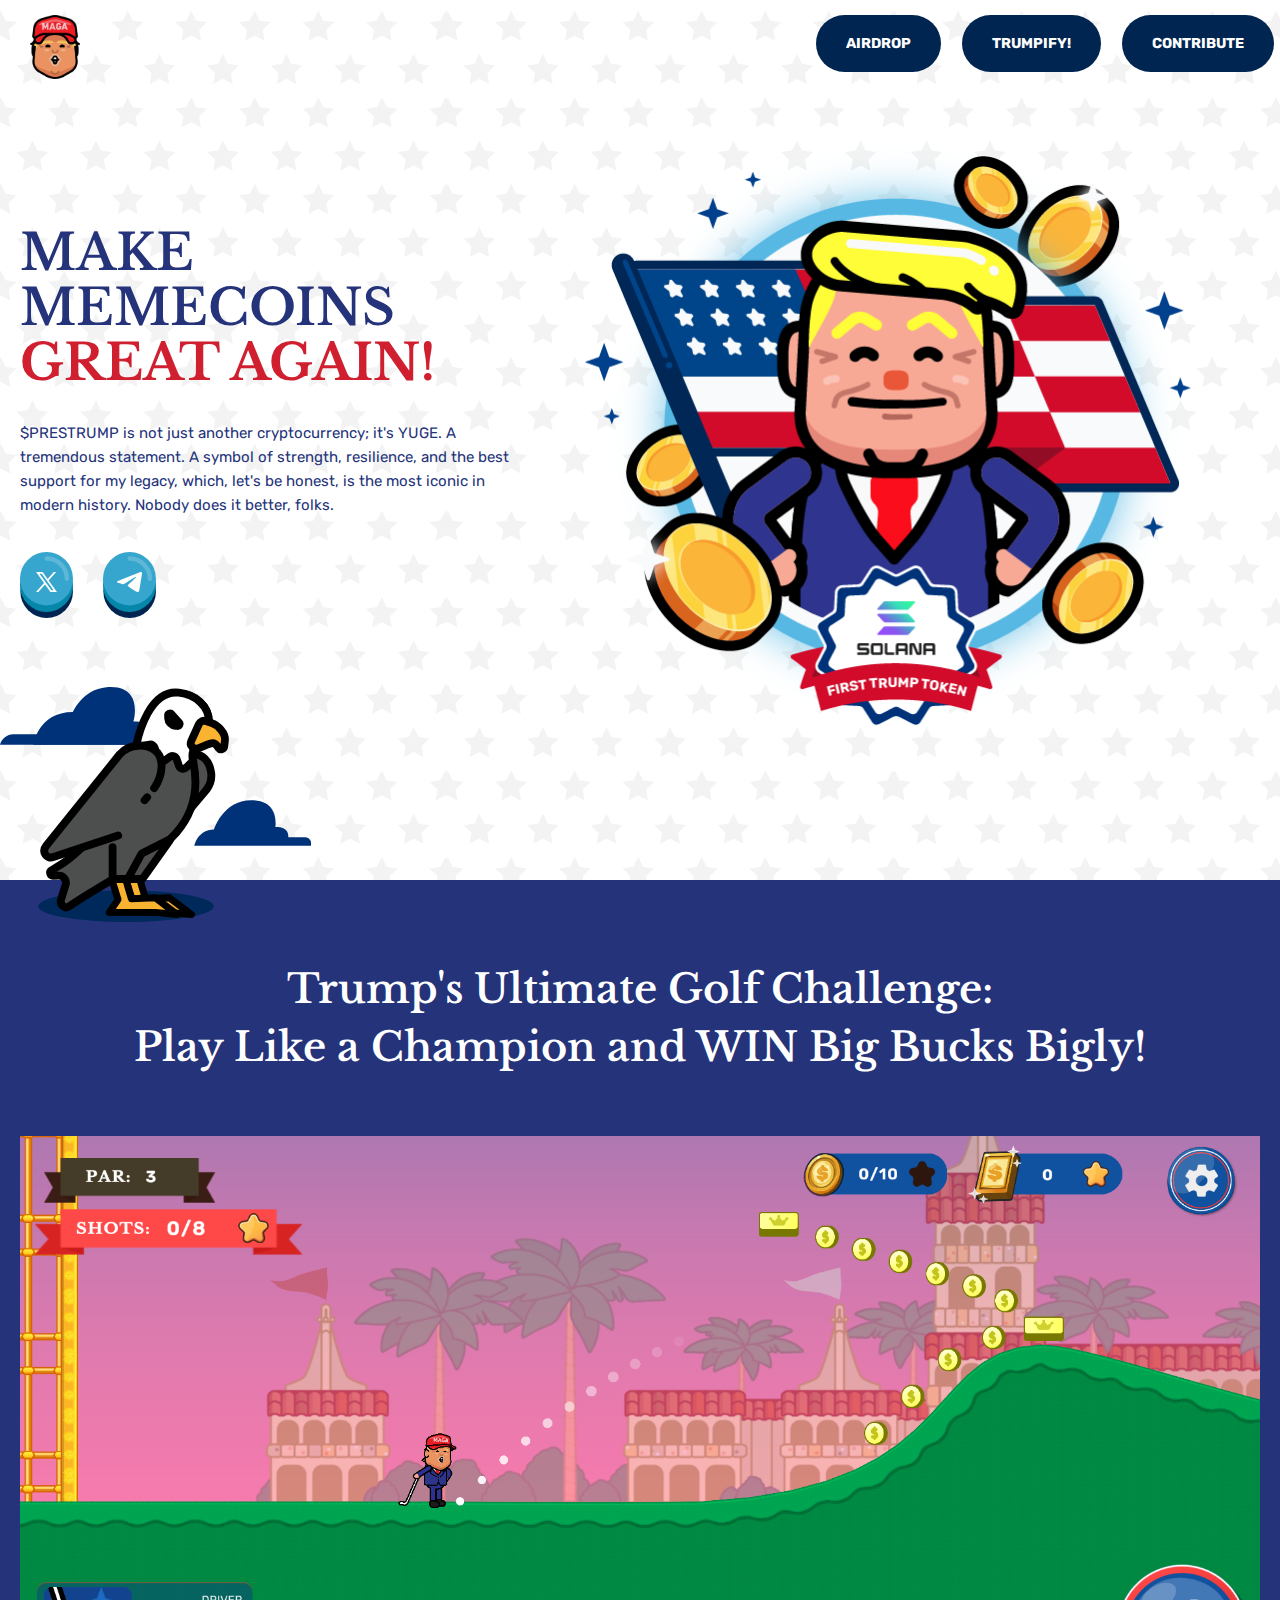
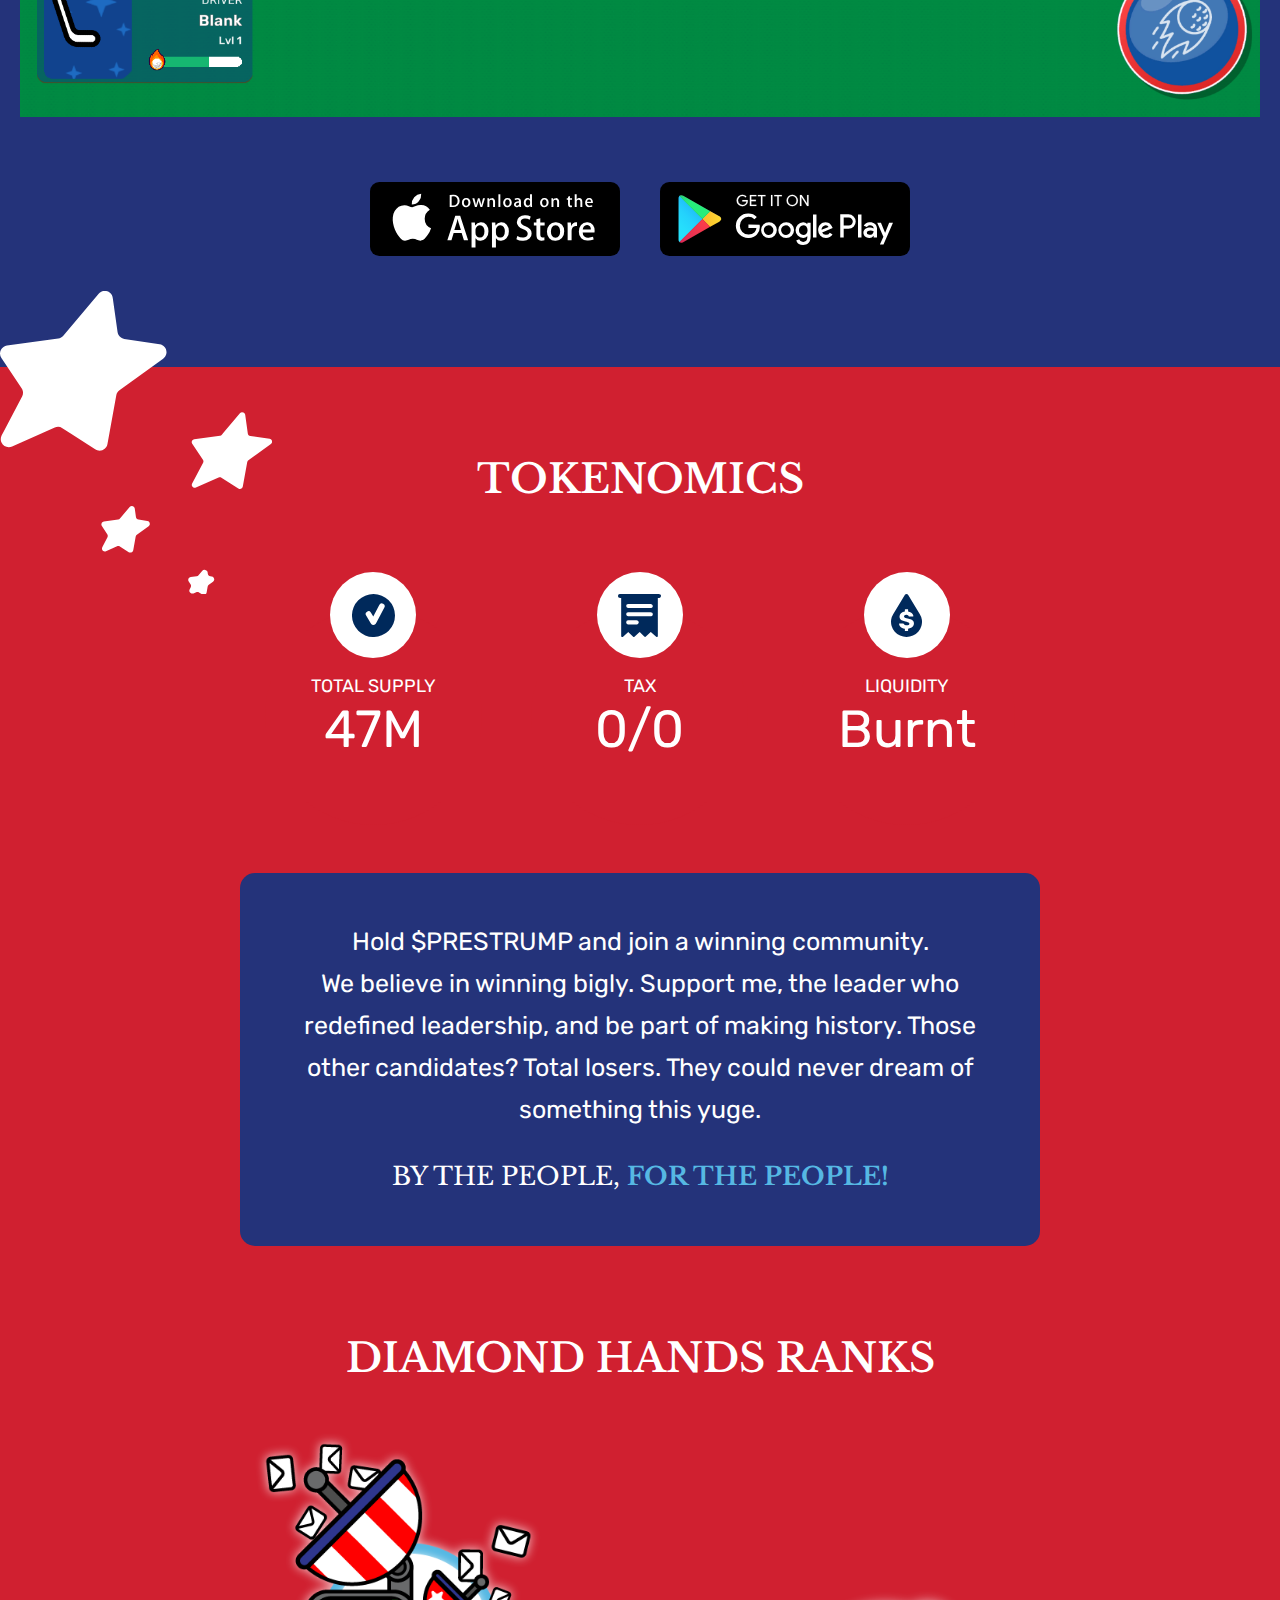
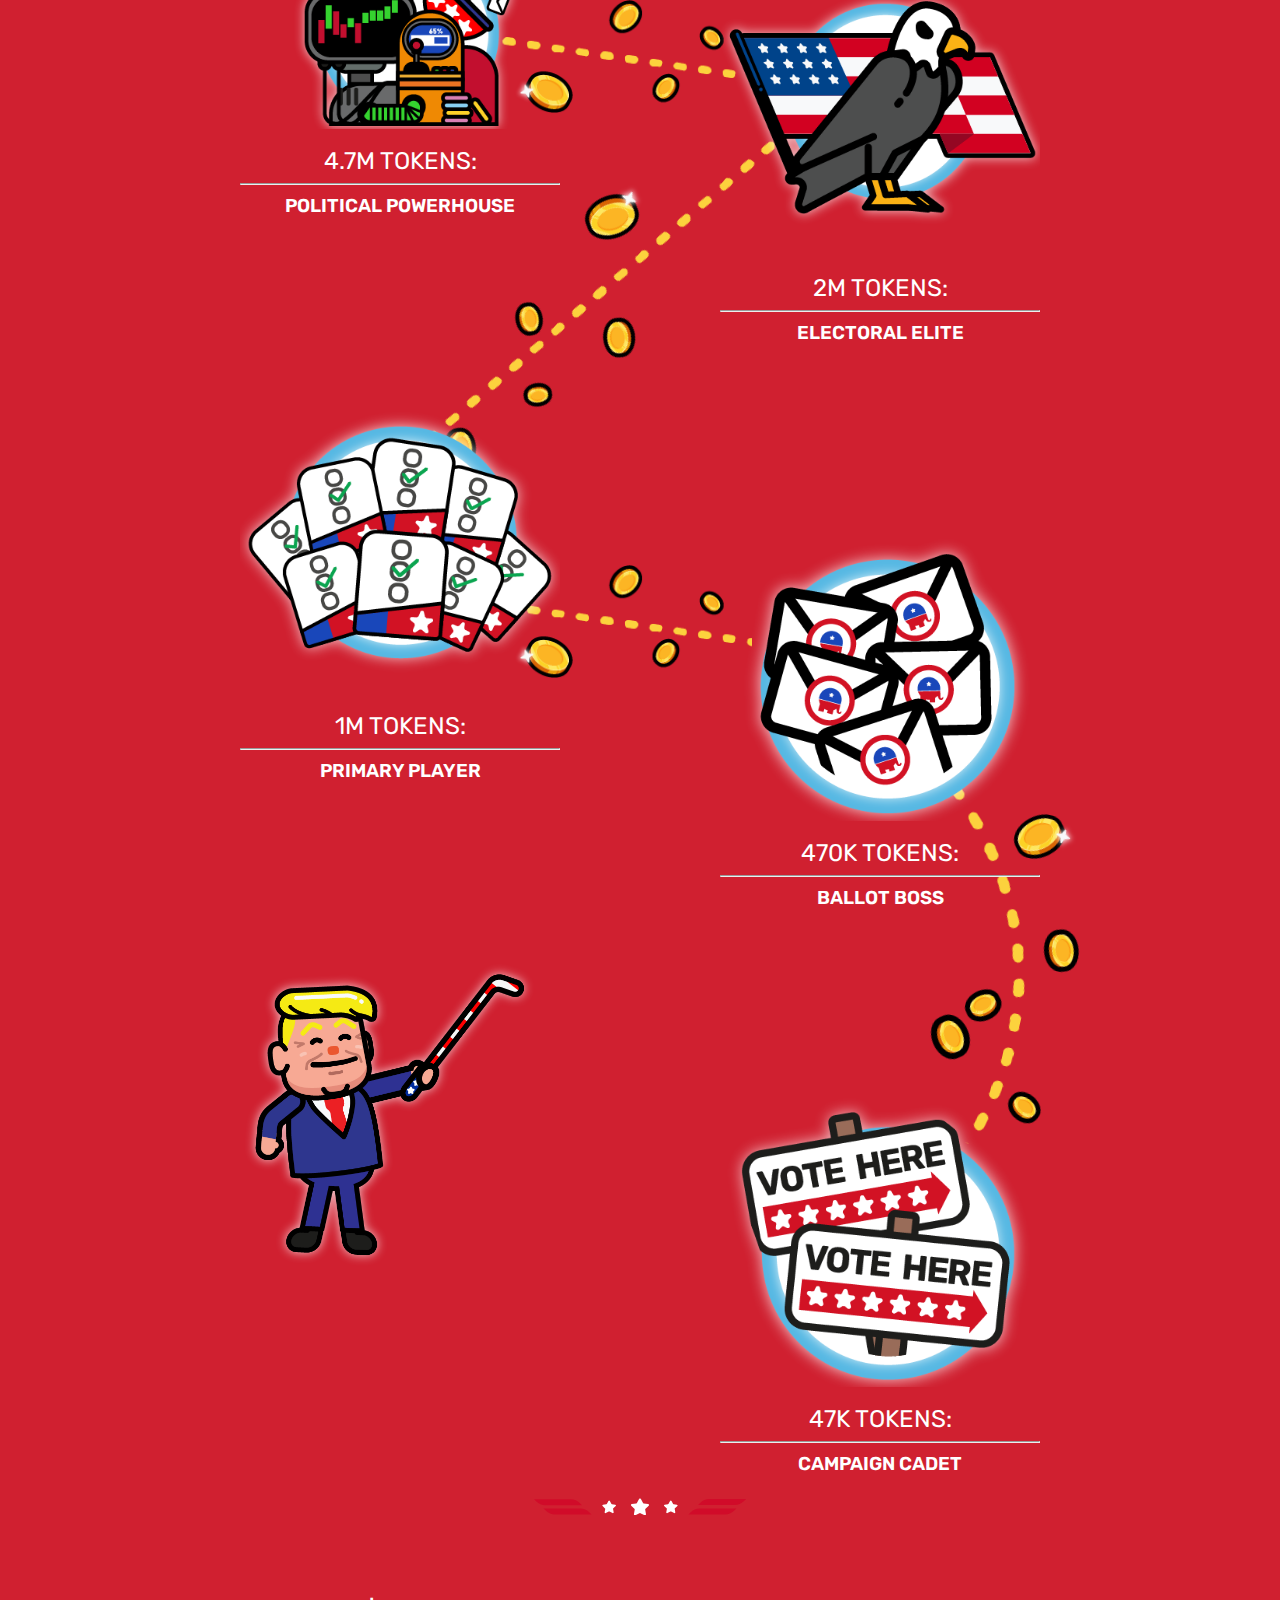
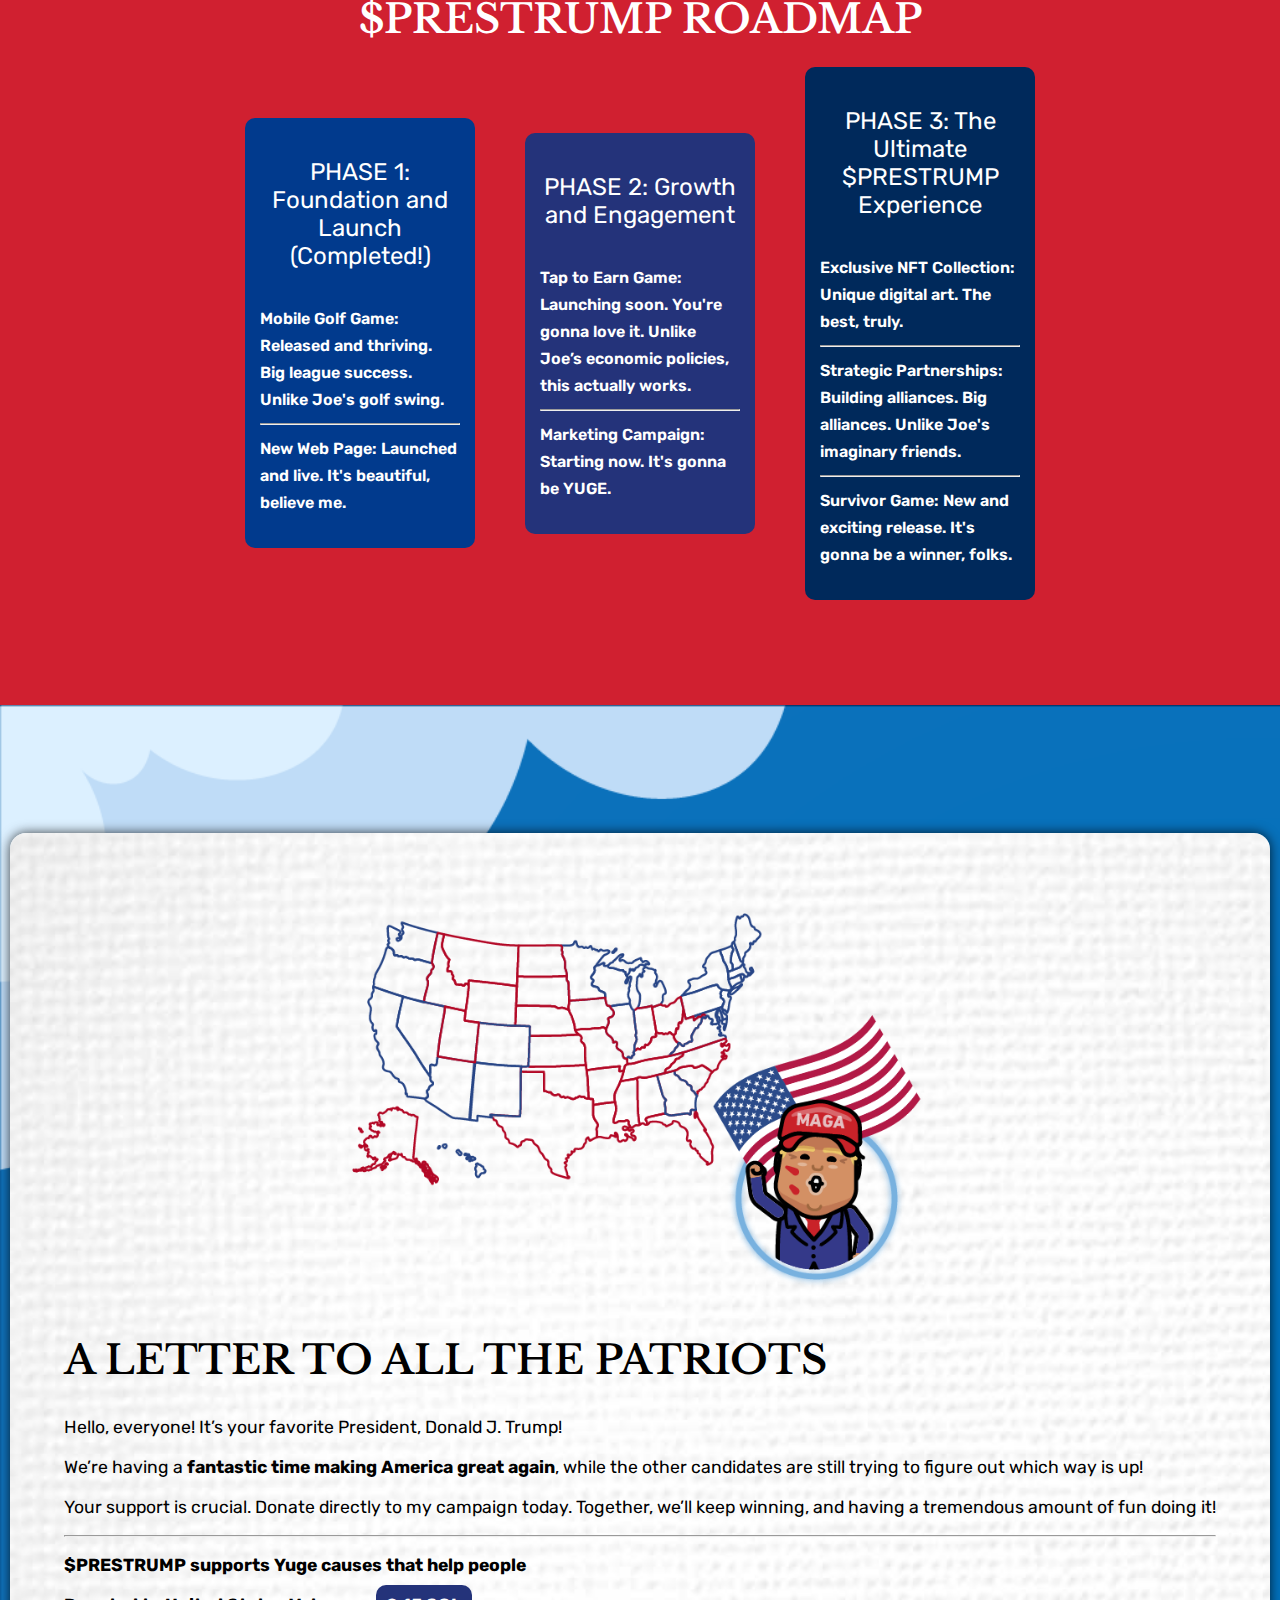
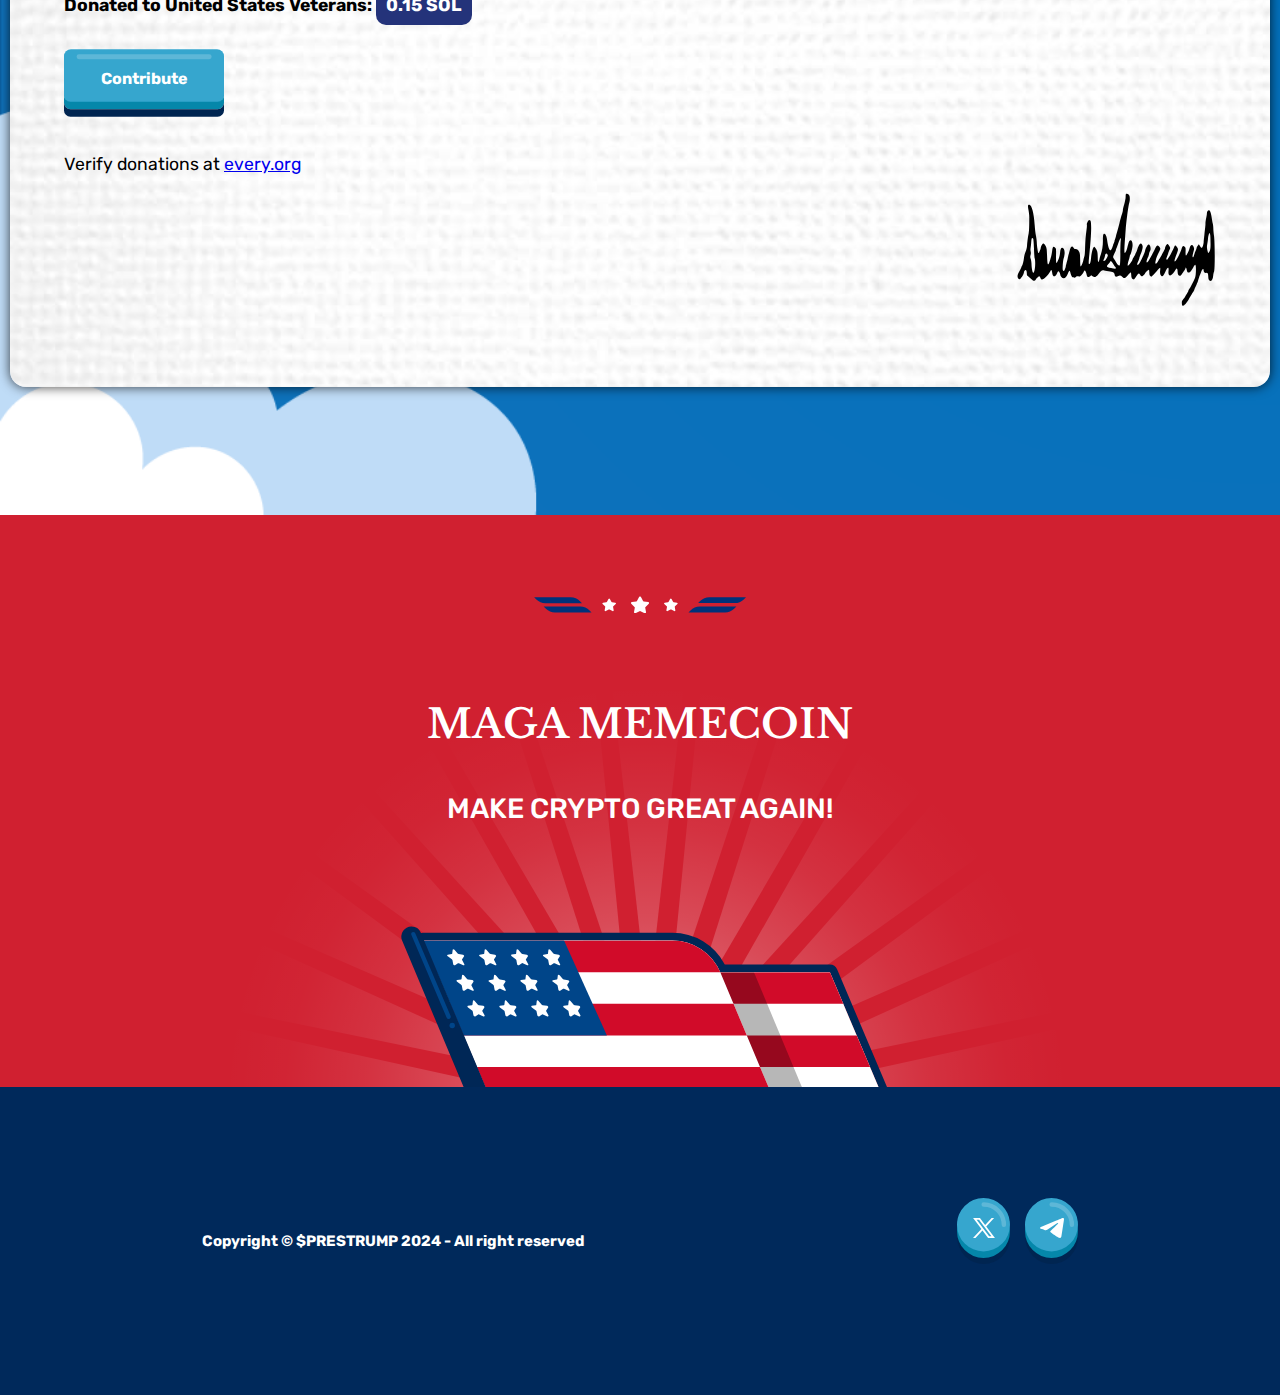
<file: index.html>
<!DOCTYPE html>
<html lang="en">

<head>
    <!-- Google tag (gtag.js) -->
    <script async src="https://www.googletagmanager.com/gtag/js?id=G-H09MEK5PED"></script>
    <script>
        window.dataLayer = window.dataLayer || [];
        function gtag() { dataLayer.push(arguments); }
        gtag('js', new Date());

        gtag('config', 'G-H09MEK5PED');
    </script>

    <meta charset="UTF-8">
    <meta name="viewport" content="width=device-width, initial-scale=1.0">
    <title>MMGA</title>
    <link rel="icon" type="image/x-icon" href="./assets/imgs/favicon.png">

    <!-- FONTS -->
    <link rel="preconnect" href="https://fonts.googleapis.com">
    <link rel="preconnect" href="https://fonts.gstatic.com" crossorigin>
    <link href="https://fonts.googleapis.com/css2?family=Libre+Baskerville:ital,wght@0,400;0,700;1,400&family=Rubik:ital,wght@0,300..900;1,300..900&display=swap" rel="stylesheet">

    <!-- CSS -->
    <link rel="stylesheet" href="assets/css/home.css">
    <link rel="stylesheet" href="assets/css/global.css">
    <link href="https://unpkg.com/aos@2.3.1/dist/aos.css" rel="stylesheet">
</head>
<body>
    <header class="header">
        <a href="index.html"><img src="assets/imgs/trumpIcon.png" alt="Trump Icon"></a>
        <input class="menu-btn" type="checkbox" id="menu-btn" />
        <label class="menu-icon" for="menu-btn"><span class="navicon"></span></label>
        <ul class="menu">
            <li style="display: none;"><a href="https://dexscreener.com/solana/gksf56lk6u3k3ddhj4nmdq6sp3hscrv8xcr1nqmqvm1d" target="blank">Charts</a></li>
            <li><a href="airdrop.html">Airdrop</a></li>
            <li><a href="trumpify.html">Trumpify!</a></li>
            <li><a href="https://www.donaldjtrump.com/crypto">Contribute</a></li>
        </ul>
      </header>
    <!--<header id="header">
        <div class="flex align-center space-between">
            <a href="index.html"><img src="assets/imgs/trumpIcon.png" alt="Trump Icon"></a>
            <nav role="navigation">
                <div id="menuToggle">
                    <input type="checkbox" />
                    <span></span>
                    <span></span>
                    <span></span>
                    <ul id="menu">
                        <li><a href="https://dexscreener.com/solana/gksf56lk6u3k3ddhj4nmdq6sp3hscrv8xcr1nqmqvm1d" target="blank">Charts</a></li>
                        <li><a href="memes.html">Memes!</a></li>
                        <li><a href="https://app.trumpsol.xyz">Game App</a></li>
                    </ul>
                </div>
            </nav>
        </div>
    </header>-->
    <section id="home-hero">
        <div class="col-container" >
            <div class="col-40 col-left">
                <h1>MAKE MEMECOINS <strong>GREAT AGAIN!</strong></h1>
                <p>$PRESTRUMP is not just another cryptocurrency; it's YUGE. A tremendous statement. A symbol of strength, resilience, and the best support for my legacy, which, let's be honest, is the most iconic in modern history. Nobody does it better, folks.</p> 
                <div class="hero-ctas">
                    <a style="display: none;" id="btn1" onclick="copyContract('AwRErBEFGTnohzfLeRSBH9HddQEy2oeRxnWLrbvFFh95', 'btn1')" class="button-analog button-analog-long button-blue" id="contract" >AwREr....FFh95</a>
                    <a class="button-analog button-analog-circle" href="https://x.com/prestrumpsol" target="_blank"><img src="./assets/imgs/x.svg" alt="twitter/X"></a>
                    <a class="button-analog button-analog-circle" href="https://t.me/prestrump" target="_blank"><img src="./assets/imgs/share.svg" alt="Share"></a>
                    <a style="display: none;" class="button-analog button-analog-long button-red button-unabled" href="https://raydium.io/swap/?outputCurrency=AwRErBEFGTnohzfLeRSBH9HddQEy2oeRxnWLrbvFFh95" target="_blank">BUY NOW</a>
                </div>
            </div>
            <div class="col-60 col-right">
                <img src="./assets/imgs/hero_1.png" alt="Solana first trump token" class="hero-img grow">
            </div>
        </div>
    </section>
    <section id="play">
        <div class="col-container playgame ">
            <h2 class="col-100" >Trump's Ultimate Golf Challenge: <br> Play Like a Champion and WIN Big Bucks Bigly!</h2>
            <img src="./assets/imgs/screenGolf.PNG" alt="">
                <!--<div class=" col-100 video-container">
                    <video width="560" height="315" src="./assets/imgs/vid.mp4"></video>
                    <iframe width="560" height="315" src="https://www.youtube.com/embed/KQiTBeCXJhE?si=iDkpG4KXfn83AIi7"  frameborder="0" allow="accelerometer; autoplay; encrypted-media; gyroscope; picture-in-picture" allowfullscreen></iframe>
                </div>-->
        </div>

        <div id="download-ctas" class="col-container">
            <a class="donwload-app" href="https://apps.apple.com/ar/app/trump-solana-golf/id6502288987"><img src="./assets/imgs/appstore.svg" alt="download on app"></a>
            <a class="donwload-app" href="https://play.google.com/store/apps/details?id=com.AconcaguaGames.TrumpSolanaGolf"><img src="./assets/imgs/googleplay.svg" alt="download on google play"></a>
        </div>
    </section>
    <section id="tokenomics">
        <div>

            <div class="col-container" >
                <h2 class="col-100">TOKENOMICS</h2>
                <div class="contract-copy col-100" style="display: none;">
                    <p>CONTRACT: AwRErBEFGTnohzfLeRSBH9HddQEy2oeRxnWLrbvFFh95</p> 
                    <input type="text" value="AwRErBEFGTnohzfLeRSBH9HddQEy2oeRxnWLrbvFFh95" id="contract" class="hidden">
                    <button onclick="copyContract('AwRErBEFGTnohzfLeRSBH9HddQEy2oeRxnWLrbvFFh95', 'btn2')" class="copybtn" id="btn2">
                        <img src="./assets/imgs/copy.svg" alt="copy contract">
                    </button>
                </div>
            </div>

            <div class="col-container stats">

                <div class="col-33 stat-container">
                    <div class="icon">
                        <img src="./assets/imgs/check.svg" alt="">
                    </div>
                    <div class="stat-circle">
                        <p>TOTAL SUPPLY</p>
                        <span class="stat">47M</span>
                    </div>
                </div>
                
                <div class="col-33 stat-container" >
                    <div class="icon">
                        <img src="./assets/imgs/list.svg" alt="">
                    </div>
                    <div class="stat-circle">
                        <p>TAX</p>
                        <span class="stat">0/0</span>
                    </div>
                </div>
                
                <div class="col-33 stat-container ">
                    <div class="icon">
                        <img src="./assets/imgs/drop.svg" alt="">
                    </div>
                    <div class="stat-circle">
                        <p>LIQUIDITY</p>
                        <span class="stat">Burnt</span>
                    </div>
                </div>
                <div class="col-container community-container"  >
                    <div class="col-100 community">
                        <p>Hold $PRESTRUMP and join a winning community. <br> We believe in winning bigly. Support me, the leader who redefined leadership, and be part of making history. Those other candidates? Total losers. They could never dream of something this yuge.</p>
                        <p class="comunity-tagline">By the people, <strong>for the people!</strong></p>
                    </div>
                </div>
                
                <div class="col-container diamond">
                    
                    <div class="col-100">
                        <h2>DIAMOND HANDS RANKS</h2>
                        <div class="ranks">
                            <div class="col-40 rank-container rank-1">
                                <div class="rank-image">
                                    <img src="./assets/imgs/rank-1.png" alt="">
                                </div>
                                <div class="rank-data">
                                    <p>4.7M TOKENS:</p>
                                    <hr>
                                    <h3>POLITICAL POWERHOUSE</h3>
                                </div>
                            </div>
                            <div class="col-40 rank-container rank-left rank-2">
                                <div class="rank-image">
                                    <img src="./assets/imgs/rank-2.png" alt="">
                                </div>
                                <div class="rank-data">
                                    <p>2M TOKENS:</p>
                                    <hr>
                                    <h3>ELECTORAL ELITE</h3>
                                </div>
                            </div>
                            <div class="col-40 rank-container rank-3">
                                <div class="rank-image">
                                    <img src="./assets/imgs/rank-3.png" alt="">
                                </div>
                                <div class="rank-data">
                                    <p>1M TOKENS:</p>
                                    <hr>
                                    <h3>PRIMARY PLAYER</h3>
                                </div>
                            </div>
                            <div class="col-40 rank-container rank-left rank-4">
                                <div class="rank-image">
                                    <img src="./assets/imgs/rank-4.png" alt="">
                                </div>
                                <div class="rank-data">
                                    <p>470K TOKENS:</p>
                                    <hr>
                                    <h3>BALLOT BOSS</h3>
                                </div>
                            </div>
                            <div class="col-40">
                                <div class="rank-image trump-rank">
                                    <img src="./assets/imgs/trumpRank.png" alt="">
                                </div>
                            </div>
                            <div class="col-40 rank-container rank-left">
                                <div class="rank-image">
                                    <img src="./assets/imgs/rank-5.png" alt="">
                                </div>
                                <div class="rank-data">
                                    <p>47K TOKENS:</p>
                                    <hr>
                                    <h3>CAMPAIGN CADET</h3>
                                </div>
                            </div>
                        </div>
                    </div>

                </div>
                
                <div class="col-container roadmap">
                    
                    <div class="col-100">
                        <img src="./assets/imgs/stars3.svg" alt="star emblem" class="stars3">
                        <h2>$PRESTRUMP ROADMAP</h2>
                    </div>

                </div>
                <div class="col-container phases">    
                    <div class="col-30 phase" id="phase1"  >
                        <h3>PHASE 1: Foundation and Launch (Completed!)</h3>
                        <p>Mobile Golf Game: Released and thriving. Big league success. Unlike Joe's golf swing.</p>
                        <hr>
                        <p>New Web Page: Launched and live. It's beautiful, believe me.</p>
                    </div>
                    <div class="col-30 phase" id="phase2" >
                        <h3>PHASE 2: Growth and Engagement</h3>
                        <p>Tap to Earn Game: Launching soon. You're gonna love it. Unlike Joe’s economic policies, this actually works.</p>
                        <hr>
                        <p>Marketing Campaign: Starting now. It's gonna be YUGE.</p>
                    </div>
                    <div class="col-30 phase" id="phase3"  >
                        <h3>PHASE 3: The Ultimate $PRESTRUMP Experience</h3>
                        <p>Exclusive NFT Collection: Unique digital art. The best, truly.</p>
                        <hr>
                        <p>Strategic Partnerships: Building alliances. Big alliances. Unlike Joe's imaginary friends.</p>
                        <hr>
                        <p>Survivor Game: New and exciting release. It's gonna be a winner, folks.</p>
                    </div>
                </div>

                

            </div>
        </div>
            

        </div>
    </section>
    <section id="donate">
        <div class="col-container">
                    
            <div class="col-80">
                <img src="./assets/imgs/map.png" alt="map" class="map">
                <h2 class="col-100" >A LETTER TO ALL THE PATRIOTS</h2>
                <p>Hello, everyone! It’s your favorite President, Donald J. Trump!</p>
                <p>We’re having a <strong>fantastic time making America great again</strong>, while the other candidates are still trying to figure out which way is up!</p>    
                <p>Your support is crucial. Donate directly to my campaign today. Together, we’ll keep winning, and having a tremendous amount of fun doing it!</p>
                <hr>
                <p><strong>$PRESTRUMP supports Yuge causes that help people</strong></p>
                <p><strong>Donated to United States Veterans: <span>0.15 SOL</span></strong></p>
                <a href="https://www.donaldjtrump.com/crypto" class="button-analog button-analog-long button-blue">Contribute</a>
                <p>Verify donations at <a href="https://www.every.org/@prestrump" target="_blank">every.org</a></p>
                <img src="./assets/imgs/Donald_J._Trump_signature.svg" alt="Signature" class="signature"> 
            </div>
            
        </div>
    </section>
    <section id="mmga">
        <div class="col-container">
                    
            <div class="col-100">
                <img src="./assets/imgs/stars3blue.svg" alt="star emblem" class="stars3">
                
                <h2 class="col-100" >MAGA MEMECOIN</h2>
                <h3 >MAKE CRYPTO GREAT AGAIN!</h3>
            </div>
            
        </div>
    </section>

    <footer>
        <div class="col-container ">
            <div class="col-left">
                <p>Copyright © $PRESTRUMP 2024 - All right reserved</p>
            </div>
            <div class="col-right">
                <a class="button-analog button-analog-circle" href="https://x.com/PresTrumpSol" target="_blank"><img src="./assets/imgs/x.svg" alt="twitter/X"></a>
                <a class="button-analog button-analog-circle" href="https://t.me/prestrump" target="_blank"><img src="./assets/imgs/share.svg" alt="Share"></a>
            </div>
        </div>
    </footer>

    <script src="https://unpkg.com/aos@next/dist/aos.js"></script>
    <script>
      //AOS.init();
    </script>
    
<script>
    function copyContract(valn, id) {
      navigator.clipboard.writeText(valn);
      var div = document.createElement("div");
      div.setAttribute('class', 'tooltip');
      var span = document.createElement("span");
      span.innerHTML = "Copied!";
      span.setAttribute('class', 'tooltiptext');
      var tip = document.getElementById(id);
      tip.appendChild(div);
      div.appendChild(span);
    //   'Copied!'
    }

    document.getElementById('menu-toggle').addEventListener('click', function() {
        document.getElementById('nav-links').classList.toggle('active');
    });
    </script>
</body>
</html>
</file>
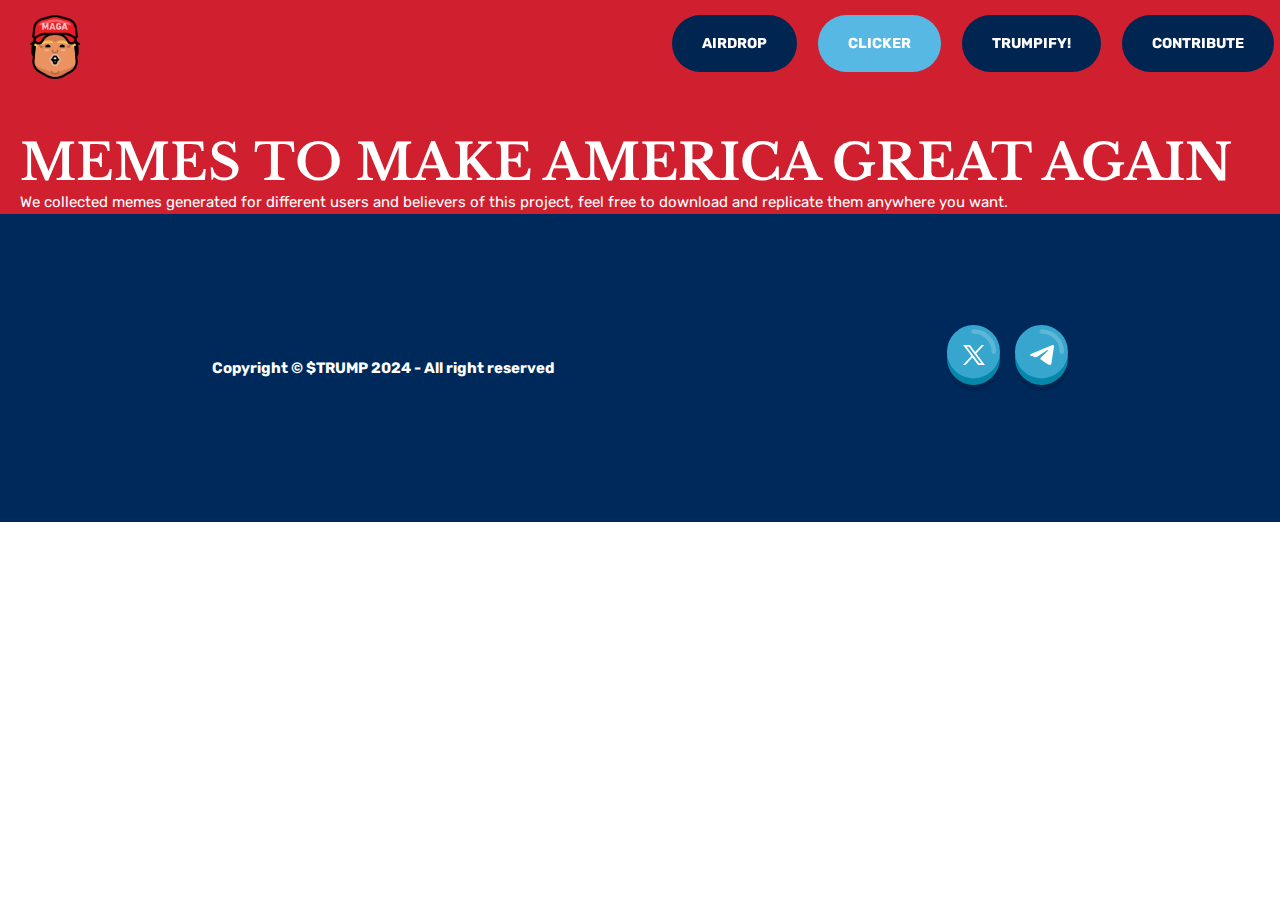
<file: clicker.html>
<!DOCTYPE html>
<html lang="en">

<head>
    <!-- Google tag (gtag.js) -->
    <script async src="https://www.googletagmanager.com/gtag/js?id=G-H09MEK5PED"></script>
    <script>
        window.dataLayer = window.dataLayer || [];
        function gtag() { dataLayer.push(arguments); }
        gtag('js', new Date());

        gtag('config', 'G-H09MEK5PED');
    </script>

    <meta charset="UTF-8">
    <meta name="viewport" content="width=device-width, initial-scale=1.0">
    <title>MMGA</title>
    <link rel="icon" type="image/x-icon" href="./assets/imgs/favicon.png">

    <!-- FONTS -->
    <link rel="preconnect" href="https://fonts.googleapis.com">
    <link rel="preconnect" href="https://fonts.gstatic.com" crossorigin>
    <link href="https://fonts.googleapis.com/css2?family=Libre+Baskerville:ital,wght@0,400;0,700;1,400&family=Rubik:ital,wght@0,300..900;1,300..900&display=swap" rel="stylesheet">

    <!-- CSS -->
    <link rel="stylesheet" href="assets/css/home.css">
    <link rel="stylesheet" href="assets/css/global.css">
    <link rel="stylesheet" href="assets/css/memes.css">
    <link href="https://unpkg.com/aos@2.3.1/dist/aos.css" rel="stylesheet">
</head>
<body>
    <header class="header">
        <a href="index.html"><img src="assets/imgs/trumpIcon.png" alt="Trump Icon"></a>
        <input class="menu-btn" type="checkbox" id="menu-btn" />
        <label class="menu-icon" for="menu-btn"><span class="navicon"></span></label>
        <ul class="menu">
            <li style="display: none;"><a href="https://dexscreener.com/solana/gksf56lk6u3k3ddhj4nmdq6sp3hscrv8xcr1nqmqvm1d" target="blank">Charts</a></li>
            <li><a href="airdrop.html">Airdrop</a></li>
            <li><a href="clicker.html" class="active">Clicker</a></li>
            <li><a href="trumpify.html">Trumpify!</a></li>
            <li><a href="https://www.donaldjtrump.com/crypto">Contribute</a></li>
        </ul>
      </header>
    <section class="memes">
        <div class="col-100">
            <h1>MEMES TO <strong>MAKE AMERICA GREAT AGAIN</strong></h1>
            <p>We collected memes generated for different users and believers of this project, feel free to download and replicate them anywhere you want.</p> 
        </div>
    </section>
    <footer>
        <div class="col-container ">
            <div class="col-left">
                <p>Copyright © $TRUMP 2024 - All right reserved</p>
            </div>
            <div class="col-right">
                <a class="button-analog button-analog-circle" href="https://twitter.com/trumpsolanacoin" target="_blank"><img src="./assets/imgs/x.svg" alt="twitter/X"></a>
                <a class="button-analog button-analog-circle" href="https://t.co/MQiKZ2iTFq" target="_blank"><img src="./assets/imgs/share.svg" alt="Share"></a>
            </div>
        </div>
    </footer>
</body>
</html>
</file>
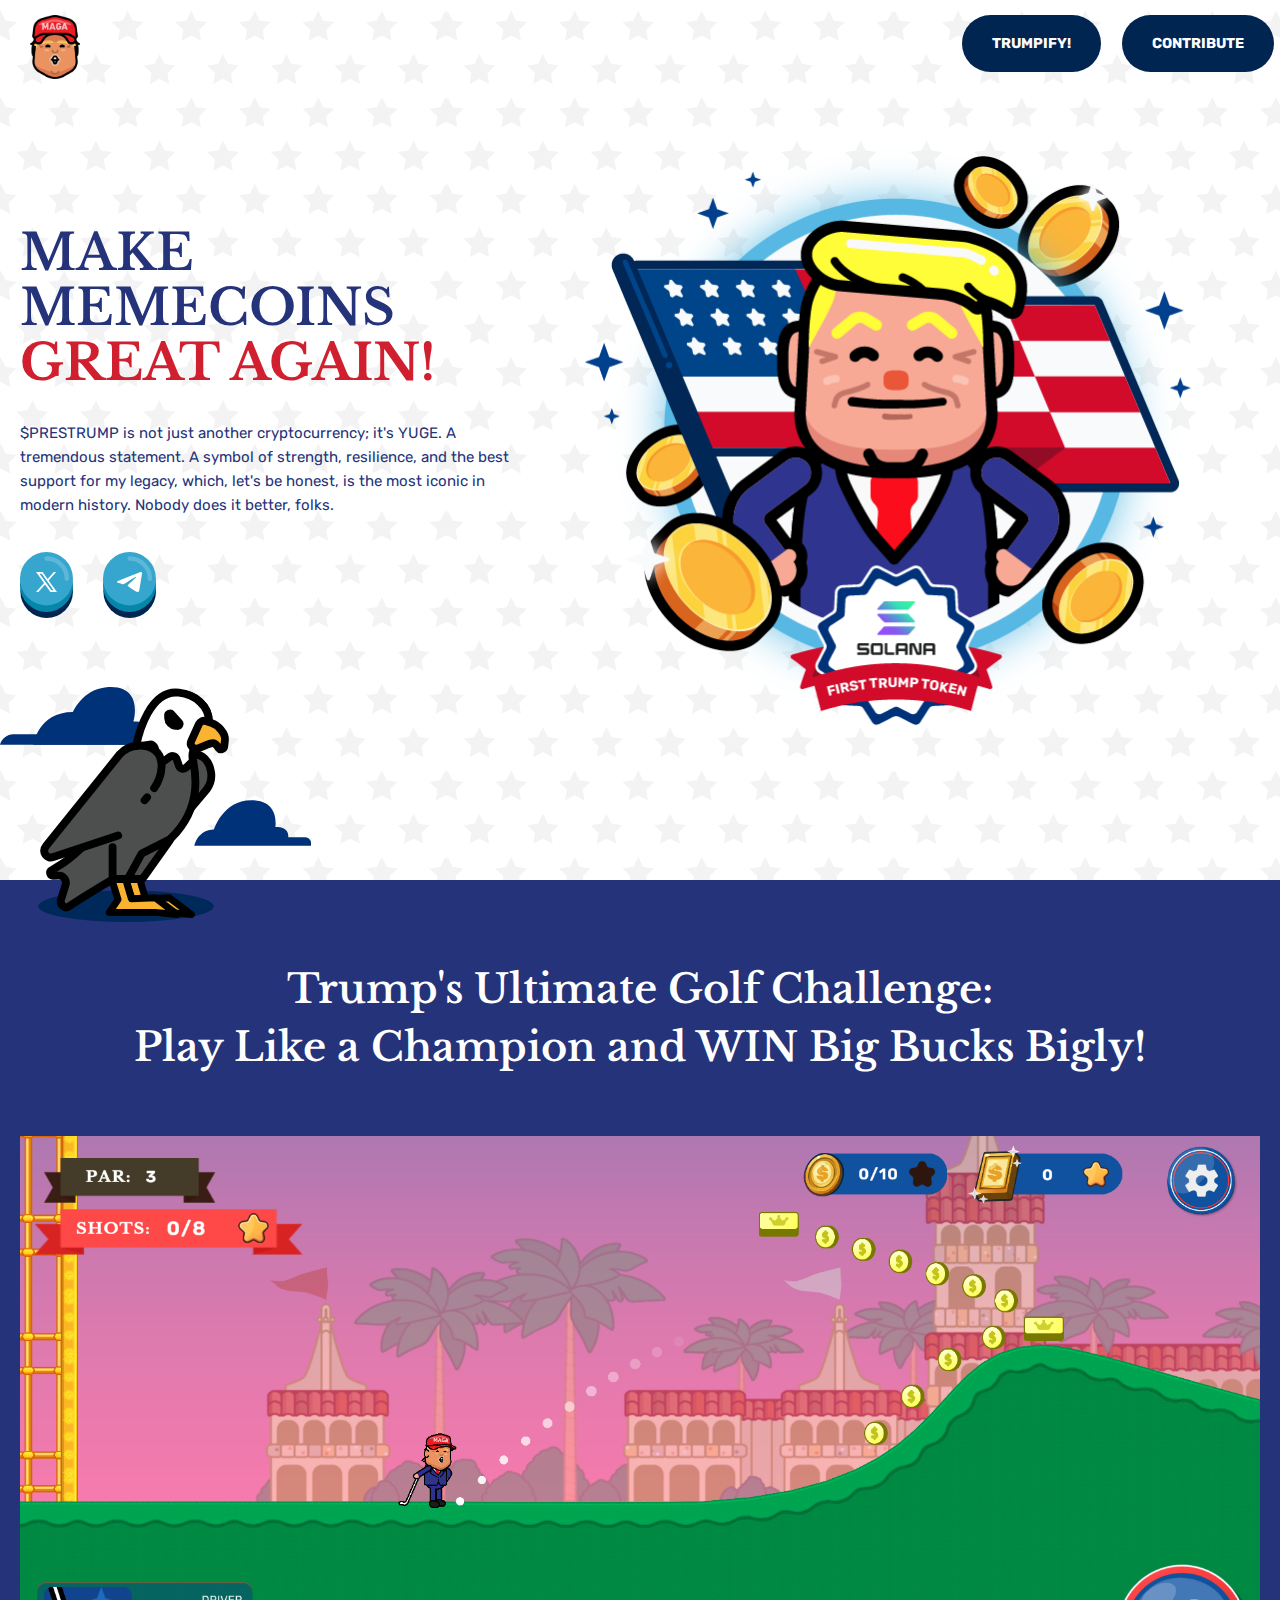
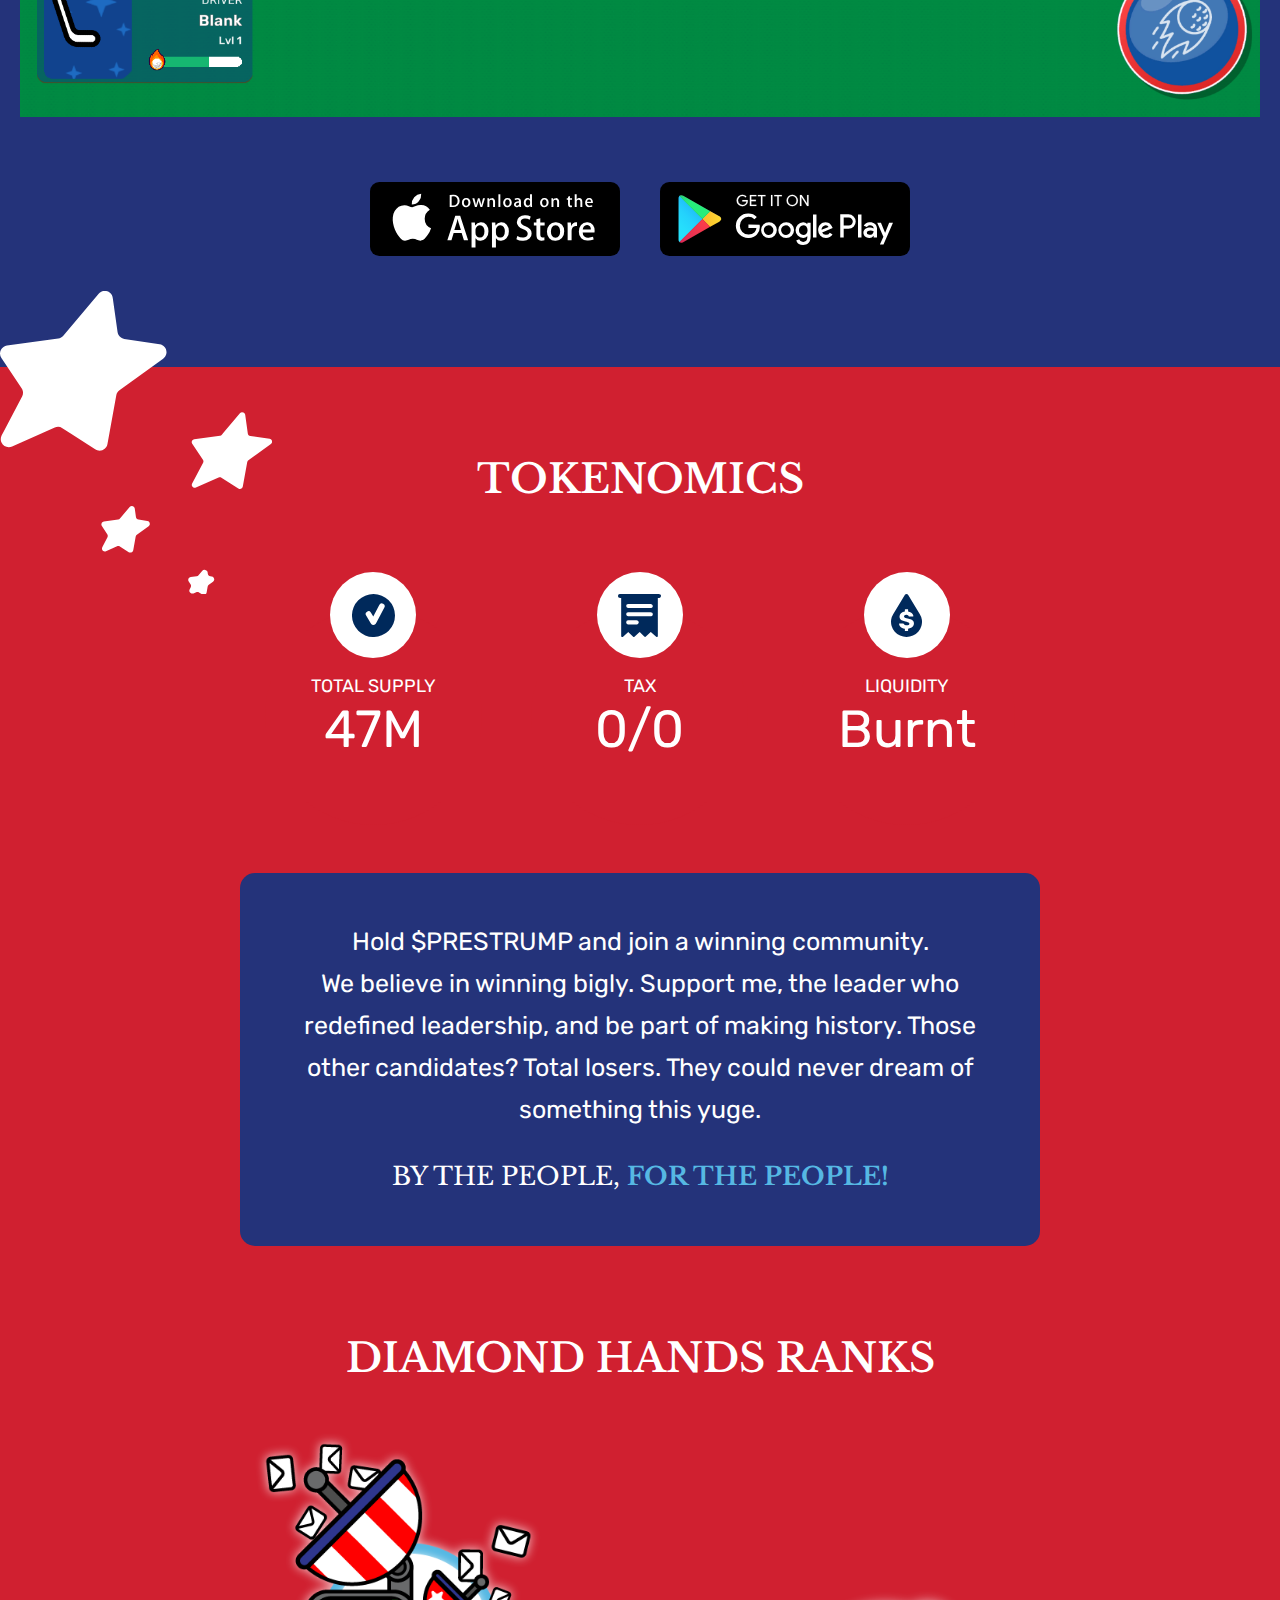
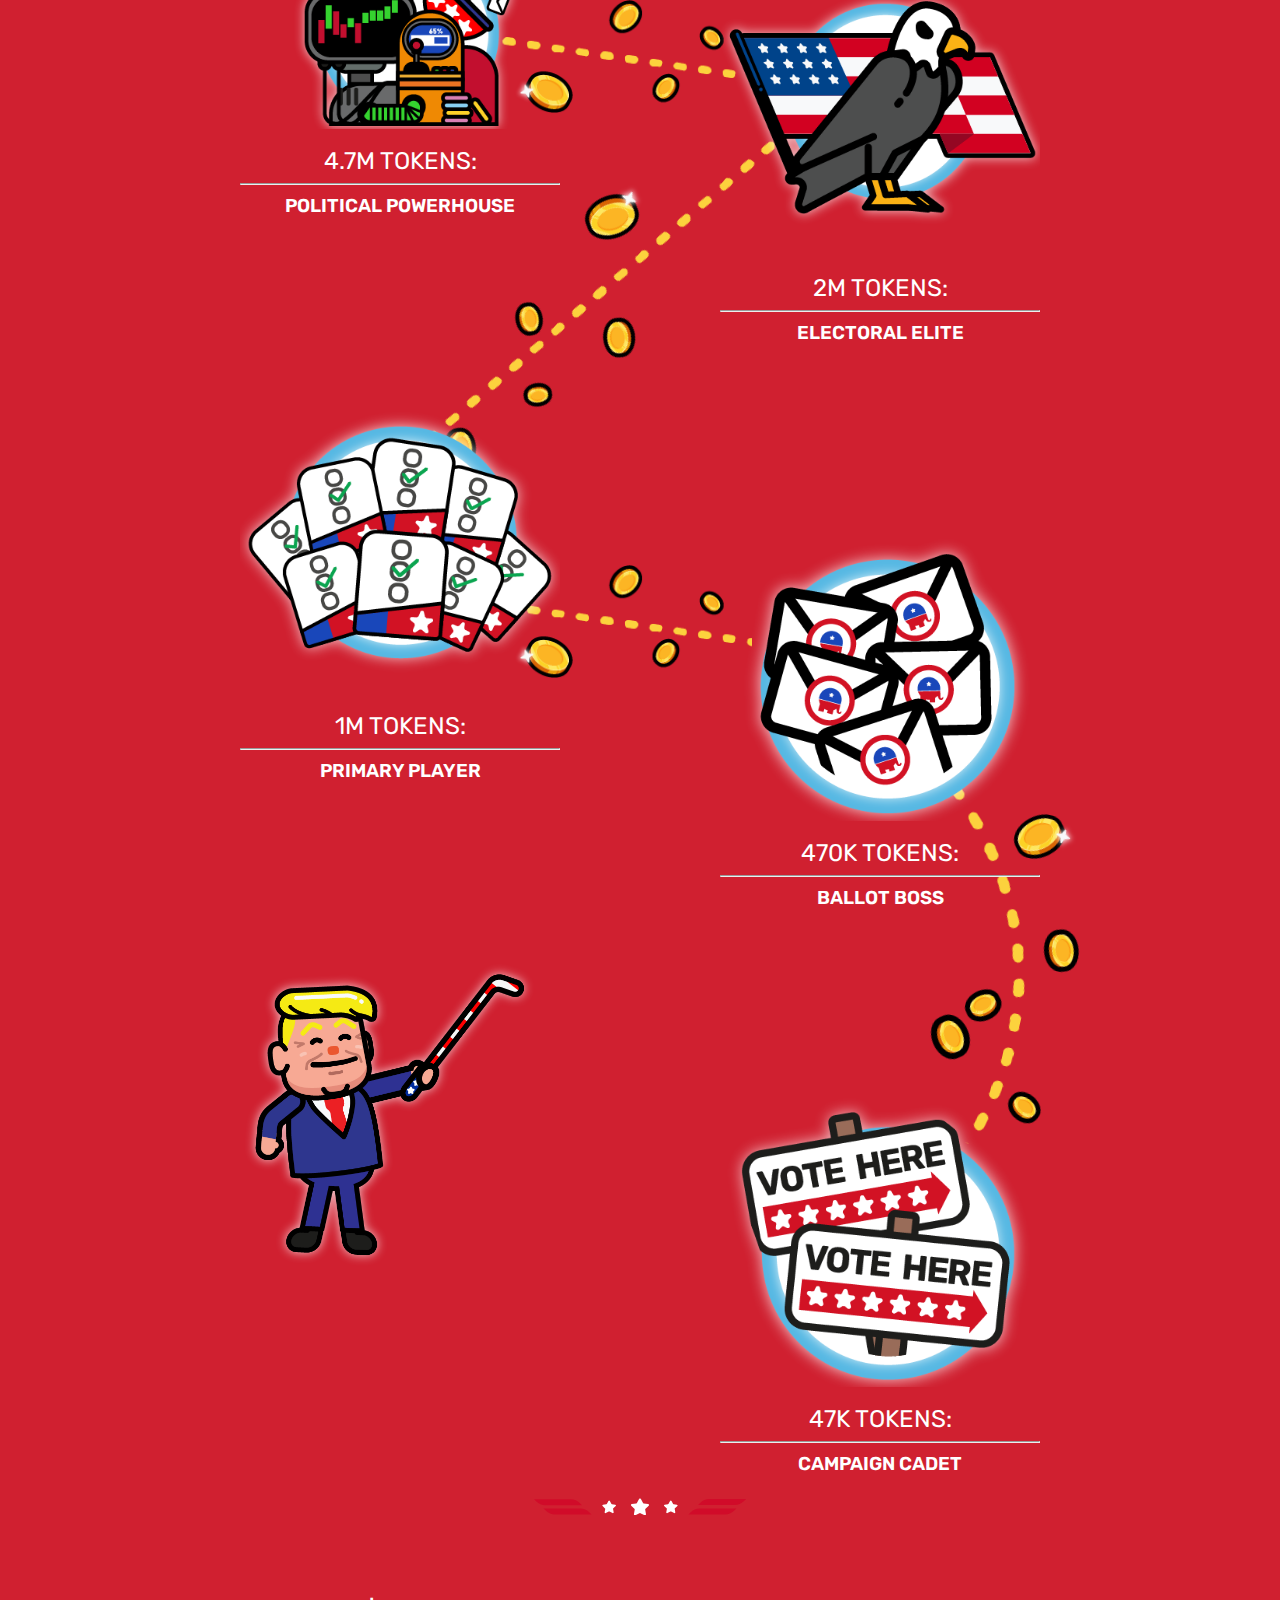
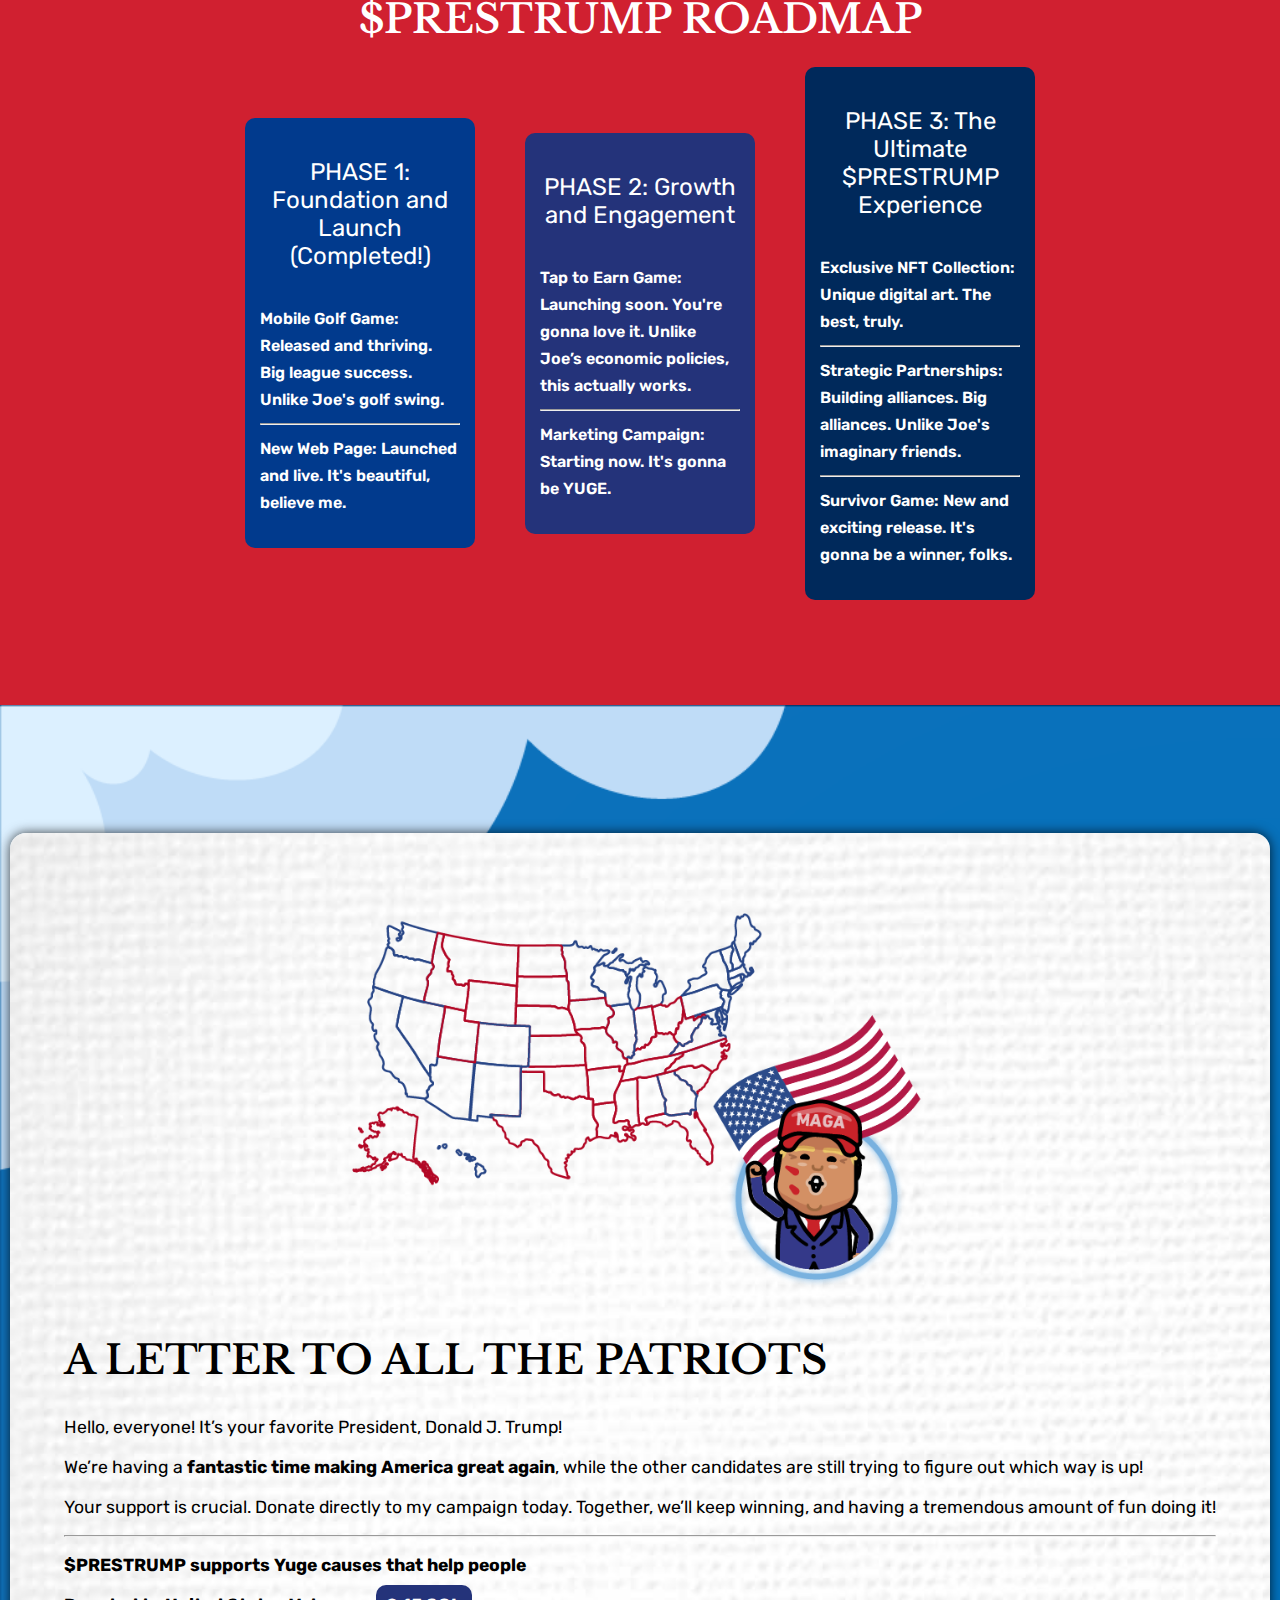
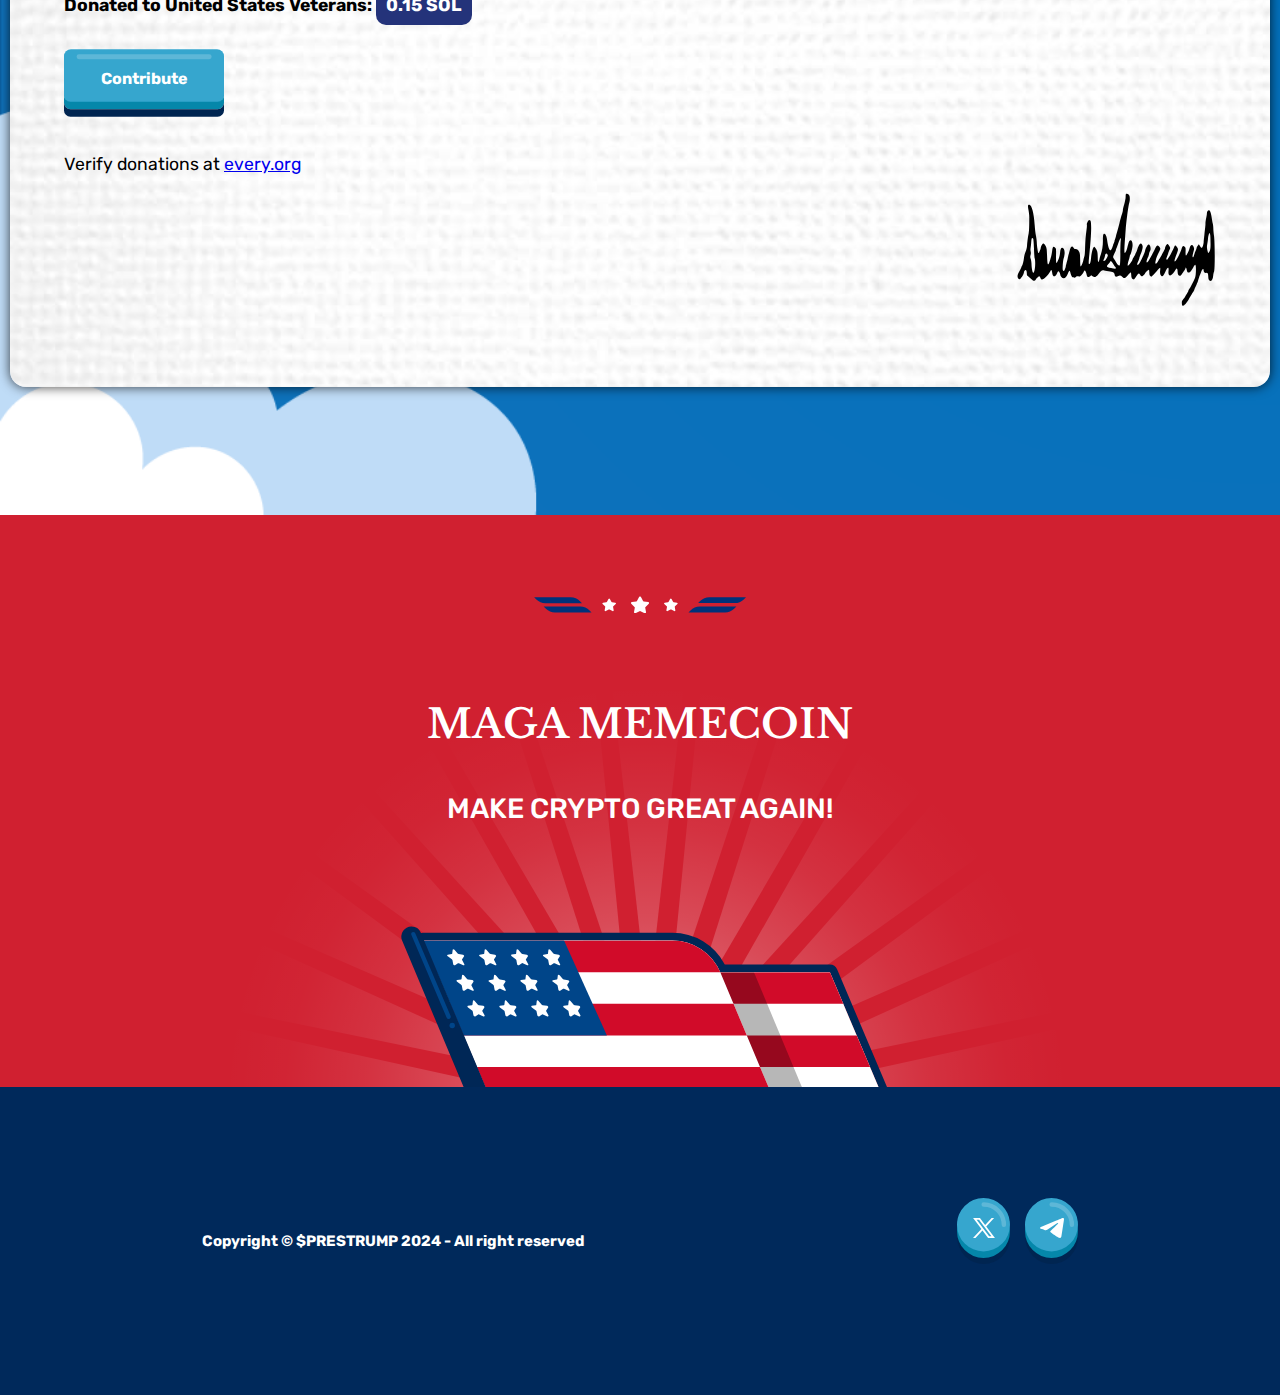
<file: index - copia.html>
<!DOCTYPE html>
<html lang="en">

<head>
    <!-- Google tag (gtag.js) -->
    <script async src="https://www.googletagmanager.com/gtag/js?id=G-H09MEK5PED"></script>
    <script>
        window.dataLayer = window.dataLayer || [];
        function gtag() { dataLayer.push(arguments); }
        gtag('js', new Date());

        gtag('config', 'G-H09MEK5PED');
    </script>

    <meta charset="UTF-8">
    <meta name="viewport" content="width=device-width, initial-scale=1.0">
    <title>MMGA</title>
    <link rel="icon" type="image/x-icon" href="./assets/imgs/favicon.png">

    <!-- FONTS -->
    <link rel="preconnect" href="https://fonts.googleapis.com">
    <link rel="preconnect" href="https://fonts.gstatic.com" crossorigin>
    <link href="https://fonts.googleapis.com/css2?family=Libre+Baskerville:ital,wght@0,400;0,700;1,400&family=Rubik:ital,wght@0,300..900;1,300..900&display=swap" rel="stylesheet">

    <!-- CSS -->
    <link rel="stylesheet" href="assets/css/home.css">
    <link rel="stylesheet" href="assets/css/global.css">
    <link href="https://unpkg.com/aos@2.3.1/dist/aos.css" rel="stylesheet">
</head>
<body>
    <header class="header">
        <a href="index.html"><img src="assets/imgs/trumpIcon.png" alt="Trump Icon"></a>
        <input class="menu-btn" type="checkbox" id="menu-btn" />
        <label class="menu-icon" for="menu-btn"><span class="navicon"></span></label>
        <ul class="menu">
            <li style="display: none;"><a href="https://dexscreener.com/solana/gksf56lk6u3k3ddhj4nmdq6sp3hscrv8xcr1nqmqvm1d" target="blank">Charts</a></li>
            <li><a href="trumpify.html">Trumpify!</a></li>
            <li><a href="https://www.donaldjtrump.com/crypto">Contribute</a></li>
        </ul>
      </header>
    <!--<header id="header">
        <div class="flex align-center space-between">
            <a href="index.html"><img src="assets/imgs/trumpIcon.png" alt="Trump Icon"></a>
            <nav role="navigation">
                <div id="menuToggle">
                    <input type="checkbox" />
                    <span></span>
                    <span></span>
                    <span></span>
                    <ul id="menu">
                        <li><a href="https://dexscreener.com/solana/gksf56lk6u3k3ddhj4nmdq6sp3hscrv8xcr1nqmqvm1d" target="blank">Charts</a></li>
                        <li><a href="memes.html">Memes!</a></li>
                        <li><a href="https://app.trumpsol.xyz">Game App</a></li>
                    </ul>
                </div>
            </nav>
        </div>
    </header>-->
    <section id="home-hero">
        <div class="col-container" >
            <div class="col-40 col-left">
                <h1>MAKE MEMECOINS <strong>GREAT AGAIN!</strong></h1>
                <p>$PRESTRUMP is not just another cryptocurrency; it's YUGE. A tremendous statement. A symbol of strength, resilience, and the best support for my legacy, which, let's be honest, is the most iconic in modern history. Nobody does it better, folks.</p> 
                <div class="hero-ctas">
                    <a style="display: none;" id="btn1" onclick="copyContract('AwRErBEFGTnohzfLeRSBH9HddQEy2oeRxnWLrbvFFh95', 'btn1')" class="button-analog button-analog-long button-blue" id="contract" >AwREr....FFh95</a>
                    <a class="button-analog button-analog-circle" href="https://x.com/prestrumpsol" target="_blank"><img src="./assets/imgs/x.svg" alt="twitter/X"></a>
                    <a class="button-analog button-analog-circle" href="https://t.me/prestrump" target="_blank"><img src="./assets/imgs/share.svg" alt="Share"></a>
                    <a style="display: none;" class="button-analog button-analog-long button-red button-unabled" href="https://raydium.io/swap/?outputCurrency=AwRErBEFGTnohzfLeRSBH9HddQEy2oeRxnWLrbvFFh95" target="_blank">BUY NOW</a>
                </div>
            </div>
            <div class="col-60 col-right">
                <img src="./assets/imgs/hero_1.png" alt="Solana first trump token" class="hero-img grow">
            </div>
        </div>
    </section>
    <section id="play">
        <div class="col-container playgame ">
            <h2 class="col-100" >Trump's Ultimate Golf Challenge: <br> Play Like a Champion and WIN Big Bucks Bigly!</h2>
            <img src="./assets/imgs/screenGolf.PNG" alt="">
                <!--<div class=" col-100 video-container">
                    <video width="560" height="315" src="./assets/imgs/vid.mp4"></video>
                    <iframe width="560" height="315" src="https://www.youtube.com/embed/KQiTBeCXJhE?si=iDkpG4KXfn83AIi7"  frameborder="0" allow="accelerometer; autoplay; encrypted-media; gyroscope; picture-in-picture" allowfullscreen></iframe>
                </div>-->
        </div>

        <div id="download-ctas" class="col-container">
            <a class="donwload-app" href="https://apps.apple.com/ar/app/trump-solana-golf/id6502288987"><img src="./assets/imgs/appstore.svg" alt="download on app"></a>
            <a class="donwload-app" href="https://play.google.com/store/apps/details?id=com.AconcaguaGames.TrumpSolanaGolf"><img src="./assets/imgs/googleplay.svg" alt="download on google play"></a>
        </div>
    </section>
    <section id="tokenomics">
        <div>

            <div class="col-container" >
                <h2 class="col-100">TOKENOMICS</h2>
                <div class="contract-copy col-100" style="display: none;">
                    <p>CONTRACT: AwRErBEFGTnohzfLeRSBH9HddQEy2oeRxnWLrbvFFh95</p> 
                    <input type="text" value="AwRErBEFGTnohzfLeRSBH9HddQEy2oeRxnWLrbvFFh95" id="contract" class="hidden">
                    <button onclick="copyContract('AwRErBEFGTnohzfLeRSBH9HddQEy2oeRxnWLrbvFFh95', 'btn2')" class="copybtn" id="btn2">
                        <img src="./assets/imgs/copy.svg" alt="copy contract">
                    </button>
                </div>
            </div>

            <div class="col-container stats">

                <div class="col-33 stat-container">
                    <div class="icon">
                        <img src="./assets/imgs/check.svg" alt="">
                    </div>
                    <div class="stat-circle">
                        <p>TOTAL SUPPLY</p>
                        <span class="stat">47M</span>
                    </div>
                </div>
                
                <div class="col-33 stat-container" >
                    <div class="icon">
                        <img src="./assets/imgs/list.svg" alt="">
                    </div>
                    <div class="stat-circle">
                        <p>TAX</p>
                        <span class="stat">0/0</span>
                    </div>
                </div>
                
                <div class="col-33 stat-container ">
                    <div class="icon">
                        <img src="./assets/imgs/drop.svg" alt="">
                    </div>
                    <div class="stat-circle">
                        <p>LIQUIDITY</p>
                        <span class="stat">Burnt</span>
                    </div>
                </div>
                <div class="col-container community-container"  >
                    <div class="col-100 community">
                        <p>Hold $PRESTRUMP and join a winning community. <br> We believe in winning bigly. Support me, the leader who redefined leadership, and be part of making history. Those other candidates? Total losers. They could never dream of something this yuge.</p>
                        <p class="comunity-tagline">By the people, <strong>for the people!</strong></p>
                    </div>
                </div>
                
                <div class="col-container diamond">
                    
                    <div class="col-100">
                        <h2>DIAMOND HANDS RANKS</h2>
                        <div class="ranks">
                            <div class="col-40 rank-container rank-1">
                                <div class="rank-image">
                                    <img src="./assets/imgs/rank-1.png" alt="">
                                </div>
                                <div class="rank-data">
                                    <p>4.7M TOKENS:</p>
                                    <hr>
                                    <h3>POLITICAL POWERHOUSE</h3>
                                </div>
                            </div>
                            <div class="col-40 rank-container rank-left rank-2">
                                <div class="rank-image">
                                    <img src="./assets/imgs/rank-2.png" alt="">
                                </div>
                                <div class="rank-data">
                                    <p>2M TOKENS:</p>
                                    <hr>
                                    <h3>ELECTORAL ELITE</h3>
                                </div>
                            </div>
                            <div class="col-40 rank-container rank-3">
                                <div class="rank-image">
                                    <img src="./assets/imgs/rank-3.png" alt="">
                                </div>
                                <div class="rank-data">
                                    <p>1M TOKENS:</p>
                                    <hr>
                                    <h3>PRIMARY PLAYER</h3>
                                </div>
                            </div>
                            <div class="col-40 rank-container rank-left rank-4">
                                <div class="rank-image">
                                    <img src="./assets/imgs/rank-4.png" alt="">
                                </div>
                                <div class="rank-data">
                                    <p>470K TOKENS:</p>
                                    <hr>
                                    <h3>BALLOT BOSS</h3>
                                </div>
                            </div>
                            <div class="col-40">
                                <div class="rank-image trump-rank">
                                    <img src="./assets/imgs/trumpRank.png" alt="">
                                </div>
                            </div>
                            <div class="col-40 rank-container rank-left">
                                <div class="rank-image">
                                    <img src="./assets/imgs/rank-5.png" alt="">
                                </div>
                                <div class="rank-data">
                                    <p>47K TOKENS:</p>
                                    <hr>
                                    <h3>CAMPAIGN CADET</h3>
                                </div>
                            </div>
                        </div>
                    </div>

                </div>
                
                <div class="col-container roadmap">
                    
                    <div class="col-100">
                        <img src="./assets/imgs/stars3.svg" alt="star emblem" class="stars3">
                        <h2>$PRESTRUMP ROADMAP</h2>
                    </div>

                </div>
                <div class="col-container phases">    
                    <div class="col-30 phase" id="phase1"  >
                        <h3>PHASE 1: Foundation and Launch (Completed!)</h3>
                        <p>Mobile Golf Game: Released and thriving. Big league success. Unlike Joe's golf swing.</p>
                        <hr>
                        <p>New Web Page: Launched and live. It's beautiful, believe me.</p>
                    </div>
                    <div class="col-30 phase" id="phase2" >
                        <h3>PHASE 2: Growth and Engagement</h3>
                        <p>Tap to Earn Game: Launching soon. You're gonna love it. Unlike Joe’s economic policies, this actually works.</p>
                        <hr>
                        <p>Marketing Campaign: Starting now. It's gonna be YUGE.</p>
                    </div>
                    <div class="col-30 phase" id="phase3"  >
                        <h3>PHASE 3: The Ultimate $PRESTRUMP Experience</h3>
                        <p>Exclusive NFT Collection: Unique digital art. The best, truly.</p>
                        <hr>
                        <p>Strategic Partnerships: Building alliances. Big alliances. Unlike Joe's imaginary friends.</p>
                        <hr>
                        <p>Survivor Game: New and exciting release. It's gonna be a winner, folks.</p>
                    </div>
                </div>

                

            </div>
        </div>
            

        </div>
    </section>
    <section id="donate">
        <div class="col-container">
                    
            <div class="col-80">
                <img src="./assets/imgs/map.png" alt="map" class="map">
                <h2 class="col-100" >A LETTER TO ALL THE PATRIOTS</h2>
                <p>Hello, everyone! It’s your favorite President, Donald J. Trump!</p>
                <p>We’re having a <strong>fantastic time making America great again</strong>, while the other candidates are still trying to figure out which way is up!</p>    
                <p>Your support is crucial. Donate directly to my campaign today. Together, we’ll keep winning, and having a tremendous amount of fun doing it!</p>
                <hr>
                <p><strong>$PRESTRUMP supports Yuge causes that help people</strong></p>
                <p><strong>Donated to United States Veterans: <span>0.15 SOL</span></strong></p>
                <a href="https://www.donaldjtrump.com/crypto" class="button-analog button-analog-long button-blue">Contribute</a>
                <p>Verify donations at <a href="https://www.every.org/@prestrump" target="_blank">every.org</a></p>
                <img src="./assets/imgs/Donald_J._Trump_signature.svg" alt="Signature" class="signature"> 
            </div>
            
        </div>
    </section>
    <section id="mmga">
        <div class="col-container">
                    
            <div class="col-100">
                <img src="./assets/imgs/stars3blue.svg" alt="star emblem" class="stars3">
                
                <h2 class="col-100" >MAGA MEMECOIN</h2>
                <h3 >MAKE CRYPTO GREAT AGAIN!</h3>
            </div>
            
        </div>
    </section>

    <footer>
        <div class="col-container ">
            <div class="col-left">
                <p>Copyright © $PRESTRUMP 2024 - All right reserved</p>
            </div>
            <div class="col-right">
                <a class="button-analog button-analog-circle" href="https://x.com/prestrumpsol" target="_blank"><img src="./assets/imgs/x.svg" alt="twitter/X"></a>
                <a class="button-analog button-analog-circle" href="https://t.me/prestrump" target="_blank"><img src="./assets/imgs/share.svg" alt="Share"></a>
            </div>
        </div>
    </footer>

    <script src="https://unpkg.com/aos@next/dist/aos.js"></script>
    <script>
      //AOS.init();
    </script>
    
<script>
    function copyContract(valn, id) {
      navigator.clipboard.writeText(valn);
      var div = document.createElement("div");
      div.setAttribute('class', 'tooltip');
      var span = document.createElement("span");
      span.innerHTML = "Copied!";
      span.setAttribute('class', 'tooltiptext');
      var tip = document.getElementById(id);
      tip.appendChild(div);
      div.appendChild(span);
    //   'Copied!'
    }

    document.getElementById('menu-toggle').addEventListener('click', function() {
        document.getElementById('nav-links').classList.toggle('active');
    });
    </script>
</body>
</html>
</file>
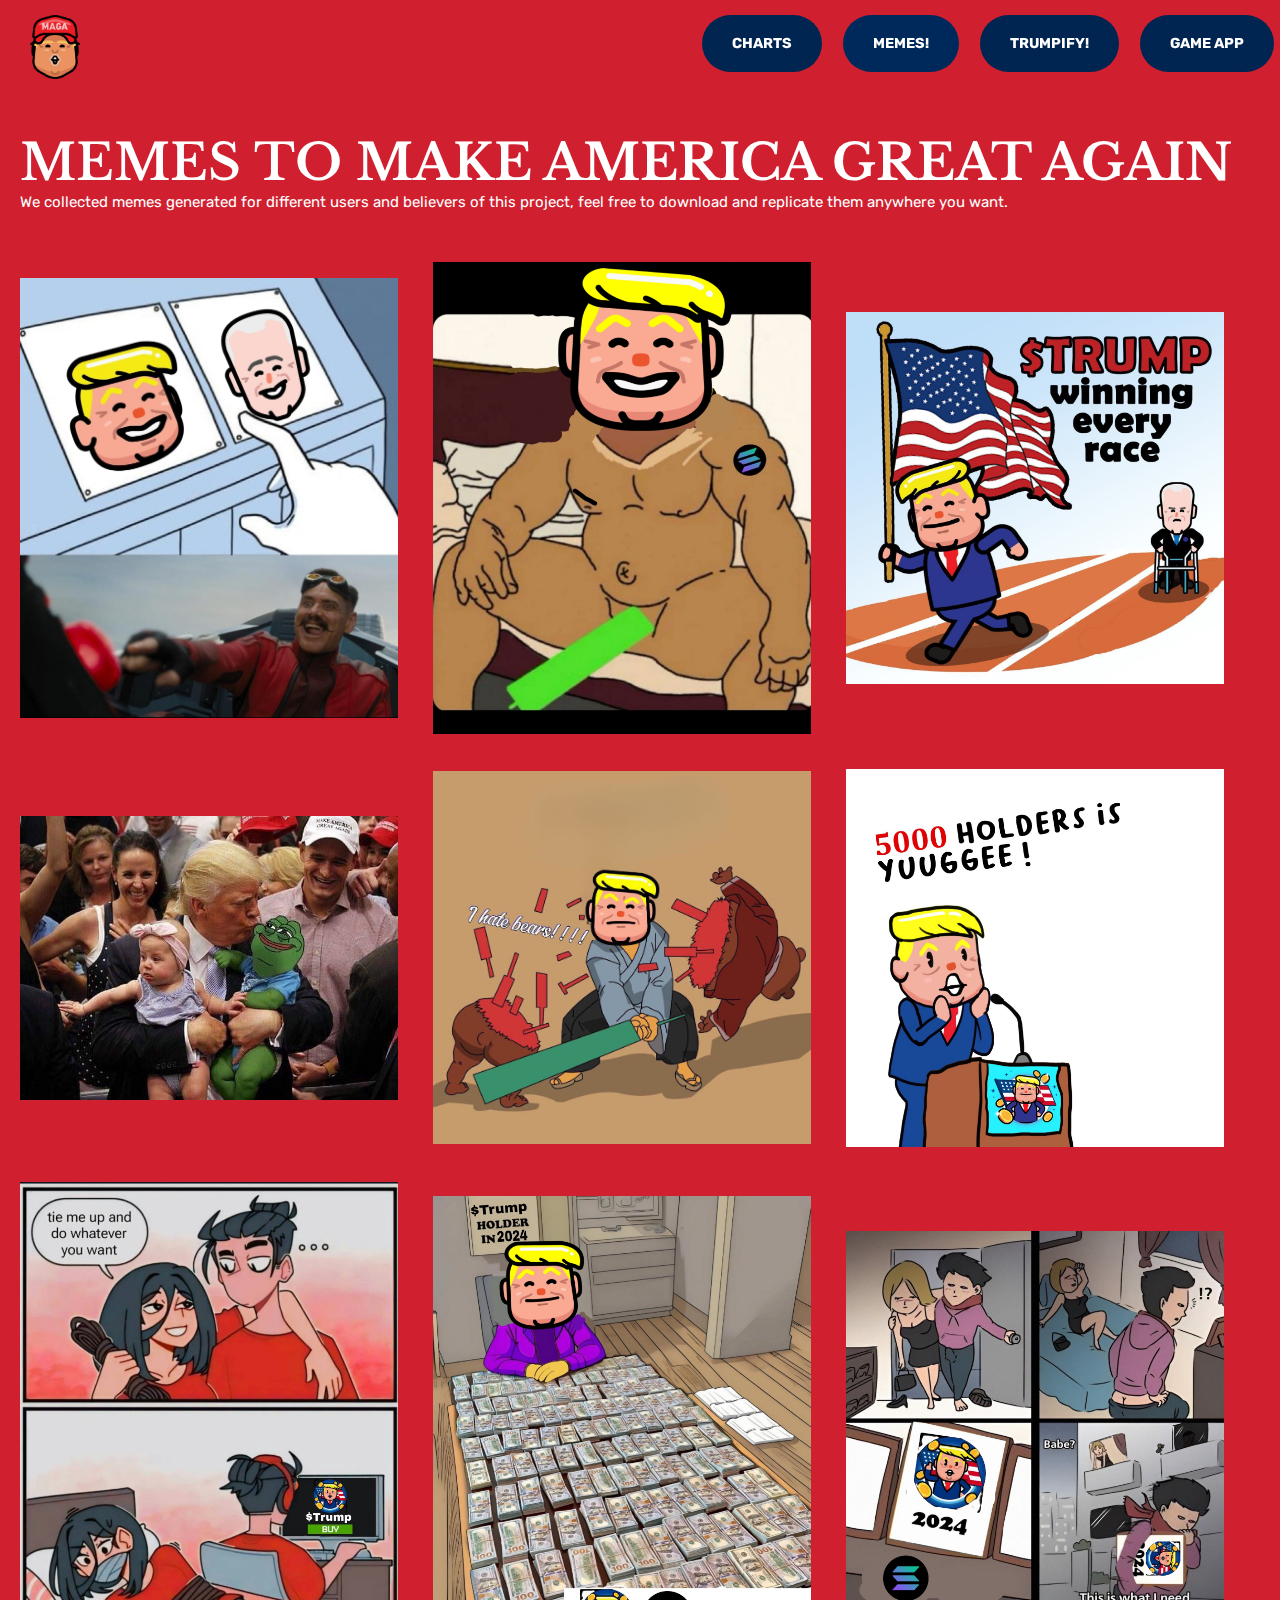
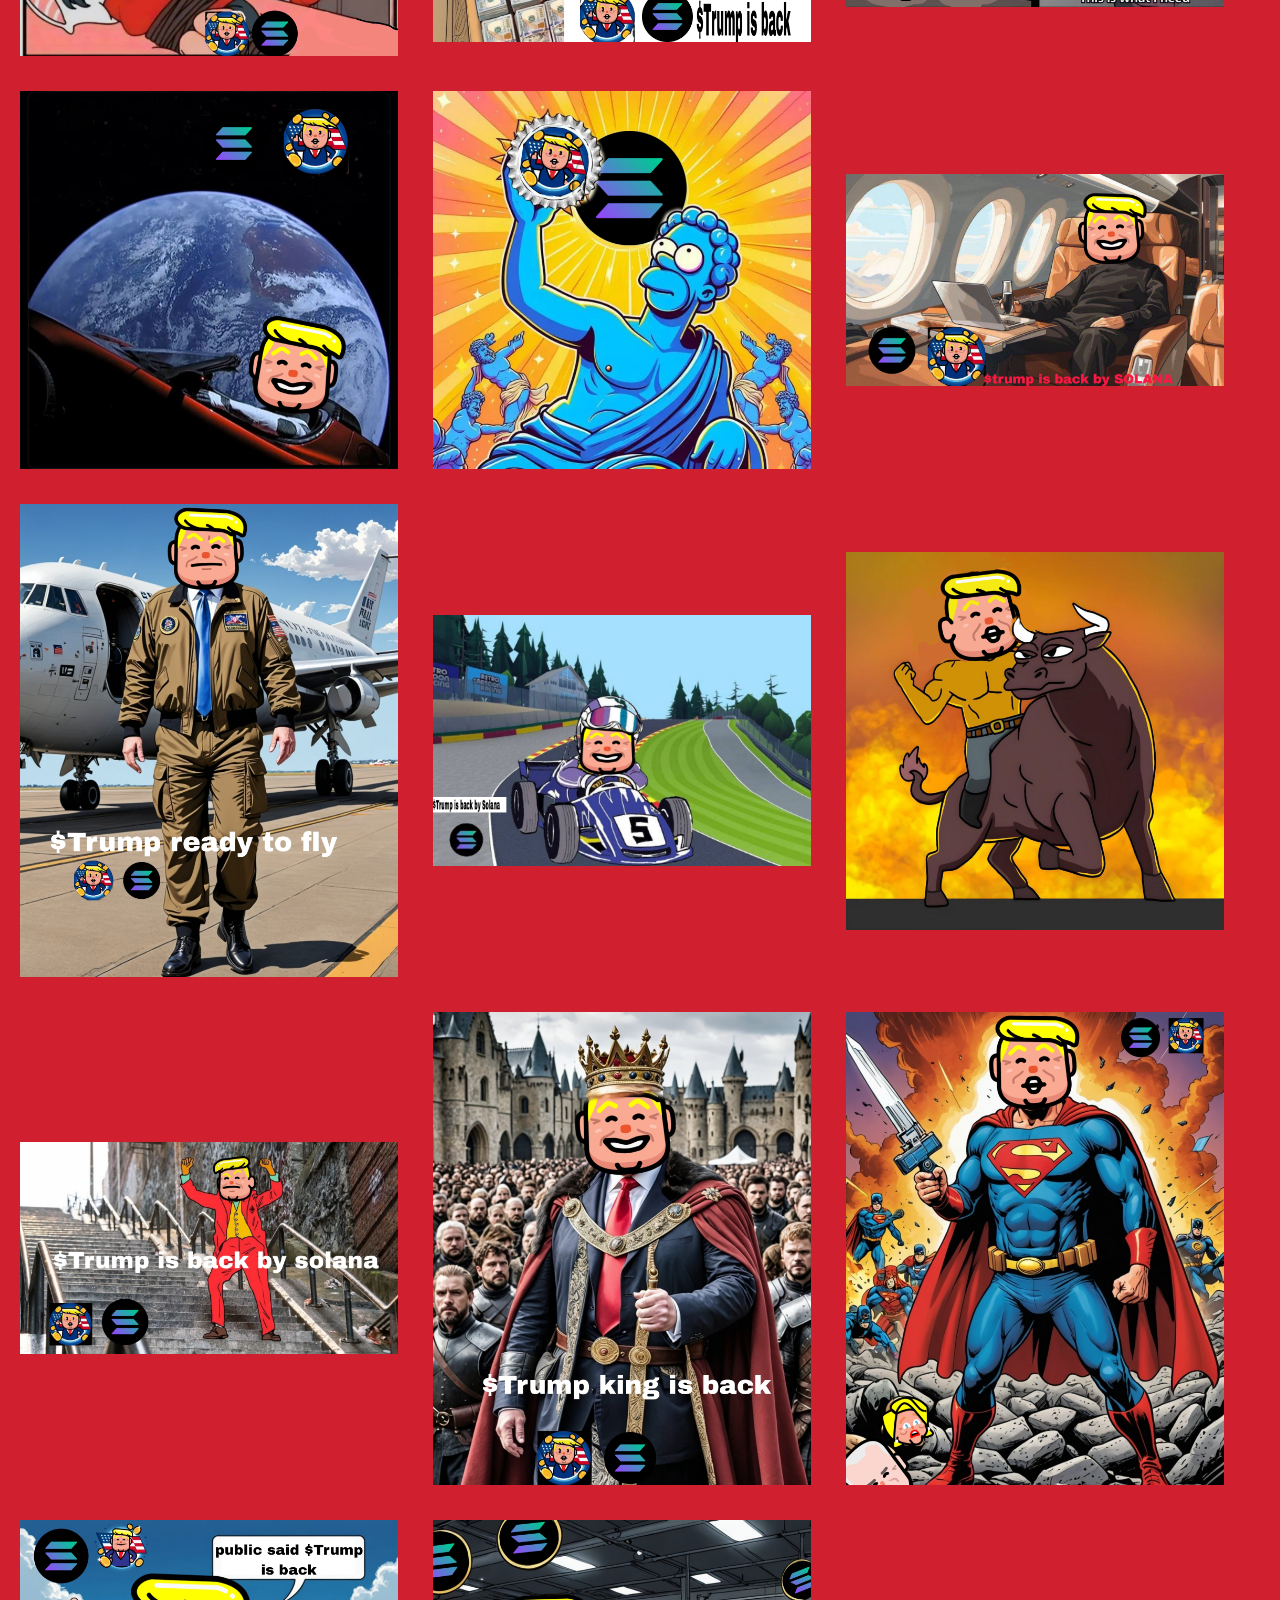
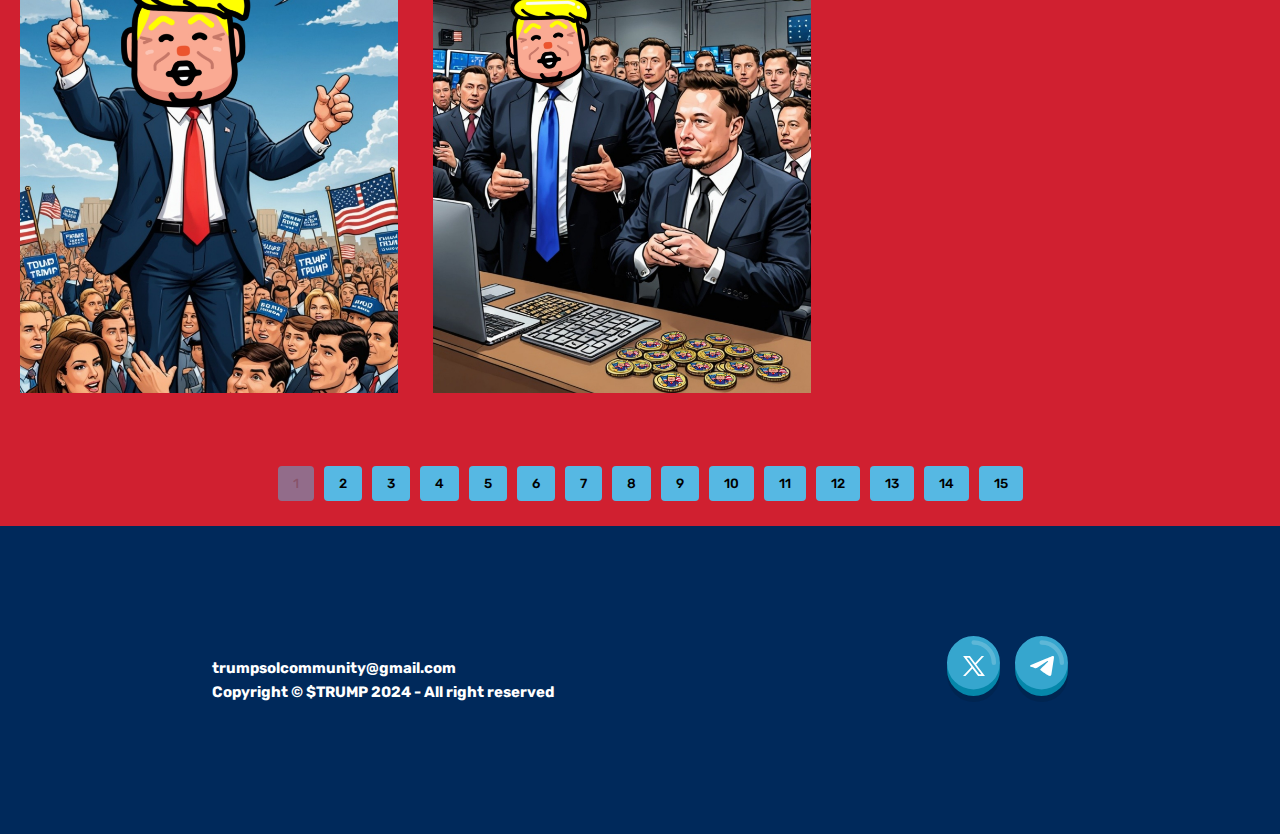
<file: memes.html>
<!DOCTYPE html>
<html lang="en">

<head>
    <!-- Google tag (gtag.js) -->
    <script async src="https://www.googletagmanager.com/gtag/js?id=G-H09MEK5PED"></script>
    <script>
        window.dataLayer = window.dataLayer || [];
        function gtag() { dataLayer.push(arguments); }
        gtag('js', new Date());

        gtag('config', 'G-H09MEK5PED');
    </script>

    <meta charset="UTF-8">
    <meta name="viewport" content="width=device-width, initial-scale=1.0">
    <title>MMGA</title>
    <link rel="icon" type="image/x-icon" href="./assets/imgs/favicon.png">

    <!-- FONTS -->
    <link rel="preconnect" href="https://fonts.googleapis.com">
    <link rel="preconnect" href="https://fonts.gstatic.com" crossorigin>
    <link href="https://fonts.googleapis.com/css2?family=Libre+Baskerville:ital,wght@0,400;0,700;1,400&family=Rubik:ital,wght@0,300..900;1,300..900&display=swap" rel="stylesheet">

    <!-- CSS -->
    <link rel="stylesheet" href="assets/css/home.css">
    <link rel="stylesheet" href="assets/css/global.css">
    <link rel="stylesheet" href="assets/css/memes.css">
    <link href="https://unpkg.com/aos@2.3.1/dist/aos.css" rel="stylesheet">
</head>
<body>
    <header class="header">
        <a href="index.html"><img src="assets/imgs/trumpIcon.png" alt="Trump Icon"></a>
        <input class="menu-btn" type="checkbox" id="menu-btn" />
        <label class="menu-icon" for="menu-btn"><span class="navicon"></span></label>
        <ul class="menu">
            <li><a href="https://dexscreener.com/solana/gksf56lk6u3k3ddhj4nmdq6sp3hscrv8xcr1nqmqvm1d" target="blank">Charts</a></li>
            <li><a href="memes.html" class="background-darkblue">Memes!</a></li>
            <li><a href="trumpify.html">Trumpify!</a></li>
            <li><a href="https://app.trumpsol.xyz">Game App</a></li>
        </ul>
      </header>
    <section class="memes">
        <div class="col-100">
            <h1>MEMES TO <strong>MAKE AMERICA GREAT AGAIN</strong></h1>
            <p>We collected memes generated for different users and believers of this project, feel free to download and replicate them anywhere you want.</p> 
        </div>
        <div class="col-100" id="gallery"></div>
        <div class="col-100 pagination" id="pagination"></div>
    </section>
    <footer>
        <div class="col-container ">
            <div class="col-left">
                <p>trumpsolcommunity@gmail.com</p>
                <p>Copyright © $TRUMP 2024 - All right reserved</p>
            </div>
            <div class="col-right">
                <a class="button-analog button-analog-circle" href="https://twitter.com/trumpsolanacoin" target="_blank"><img src="./assets/imgs/x.svg" alt="twitter/X"></a>
                <a class="button-analog button-analog-circle" href="https://t.co/MQiKZ2iTFq" target="_blank"><img src="./assets/imgs/share.svg" alt="Share"></a>
            </div>
        </div>
    </footer>
    
    <script>
        // Lista manual de nombres de archivos de imágenes
        //const imageFiles = [ '3.jpg', '4.jpg', '5.jpg','6.jpg', '7.png', '2.jpg']; // Agrega aquí los nombres de tus imágenes
        const imageFiles = [];
        for (let i = 1; i <= 281; i++) {
        imageFiles.push(`${i}.jpg`);
        }
        
        const imagesPerPage = 20;
        let currentPage = 1;

        function displayImages(page) {
            const gallery = document.getElementById('gallery');
            gallery.innerHTML = ''; // Limpiar galería

            const start = (page - 1) * imagesPerPage;
            const end = start + imagesPerPage;
            const paginatedImages = imageFiles.slice(start, end);

            paginatedImages.forEach(img => {
                const imgElement = document.createElement('img');
                imgElement.src = "assets/imgs/memes/" + img;
                gallery.appendChild(imgElement);
            });
        }

        function setupPagination() {
            const paginationContainer = document.getElementById('pagination');
            if (!paginationContainer) {
                console.error('El contenedor de paginación no se encontró.');
                return;
            }

            const totalPages = Math.ceil(imageFiles.length / imagesPerPage);

            paginationContainer.innerHTML = ''; // Limpiar paginación

            for (let i = 1; i <= totalPages; i++) {
                const button = document.createElement('button');
                button.innerText = i;
                button.addEventListener('click', () => {
                    currentPage = i;
                    displayImages(currentPage);
                    updatePagination();
                });
                paginationContainer.appendChild(button);
            }
        }

        function updatePagination() {
            const buttons = document.querySelectorAll('.pagination button');
            buttons.forEach((button, index) => {
                button.disabled = (index + 1 === currentPage);
            });
        }

        document.addEventListener('DOMContentLoaded', () => {
            displayImages(currentPage);
            setupPagination();
            updatePagination();
        });
        
    </script>
</body>
</html>
</file>
<file: assets/css/home.css>
/* HERO */
#home-hero {
    background-color: white;
    color: var(--blue);
    min-height: 745px;
    padding-top: 15vh;
    background-image: url(../imgs/bgWhite.png);
}

#home-hero h1 strong {
    color: var(--red);
}

#home-hero h1 {
    padding-bottom: 31px;
}

#home-hero .hero-img {
    width: 100%;
    max-width: 606px;
    margin: auto;
}

#home-hero .col-right {
    display: flex;
    align-items: center;
    justify-content: center;
}

.hero-ctas {
    margin-top: 35px;
    display: flex;
    flex-direction: row;
    flex-wrap: wrap;
    align-items: center;
    column-gap: 30px;
}

.button-unabled {
    filter: grayscale(1);
    cursor: not-allowed;
    position: relative;
    display: flex;
    background-repeat: no-repeat;
    background-size: contain;
    justify-content: center;
    padding-top: 20px;
    text-decoration: none;
    color: white;
    font-weight: bold;
    font-size: 16px;
}

.button-unabled::before {
    position: absolute;
    top: 0;
    left: 50%;
    transform: translate(-50%, -50%);
    font-size: 12px;
}

.button-analog {
    position: relative;
    display: flex;
    background-repeat: no-repeat;
    background-size: contain;
    justify-content: center;
    padding-top: 20px;
    text-decoration: none;
    color: white;
    font-weight: bold;
    font-size: 16px;
}

.button-analog:hover {
    cursor: pointer;
    opacity: 0.9;
}

.button-analog-circle {
    background-image: url('../imgs/btn-circle.svg');
    width: 53px;
    height: 67px;
}

.button-analog-circle img {
    height: 20px;
}

.button-analog-long {
    width: 160px;
    height: 67px;
}

.button-analog:focus {
    transition: ease-in-out;
    transition: 0.3s;
    transform: translateY(5px);
}

.button-blue {
    background-image: url('../imgs/bluebtn.svg');
}

.button-red {
    background-image: url('../imgs/red_btn.svg');
}

.button-green {
    background-image: url('../imgs/green_btn.svg');
}

/* RANK */

.ranks {
    display: flex;
    flex-wrap: wrap;
    margin-bottom: 2rem;
    justify-content: space-between;
    gap: 50px;
    margin-top: 3rem;
}

.rank-container {
    position: relative;
}

.rank-data {
    text-align: center;
}

.rank-data p {
    color: white;
    font-size: 24px;
    margin-top: 1rem;
}

.rank-data h3 {
    font-family: "Rubik";
}

.rank-image img {
    width: 100%;
}

.rank-left {
    margin-top: 8rem;
}

.trump-rank img {
    width: 300px;
}

.rank-1::after {
    content: '';
    display: block;
    background: url(../imgs/rank1_line.png);
    background-repeat: no-repeat;
    background-size: cover;
    width: 372px;
    height: 113px;
    position: absolute;
    bottom: 231px;
    left: 140px;
    z-index: -10;
}

.rank-2::after {
    content: '';
    display: block;
    background: url(../imgs/rank1_line.png);
    background-repeat: no-repeat;
    background-size: cover;
    width: 479px;
    height: 127px;
    position: absolute;
    bottom: 0;
    left: -350px;
    z-index: -10;
    transform: rotate(131deg);
}

.rank-3::after {
    content: '';
    display: block;
    background: url(../imgs/rank1_line.png);
    background-repeat: no-repeat;
    background-size: cover;
    width: 372px;
    height: 113px;
    position: absolute;
    bottom: 231px;
    left: 140px;
    z-index: -10;
}

.rank-4::after {
    content: '';
    display: block;
    background: url(../imgs/diagonalLineRank.png);
    background-repeat: no-repeat;
    background-size: cover;
    width: 217px;
    height: 388px;
    position: absolute;
    bottom: -230px;
    left: 142px;
    z-index: -10;
    transform: rotate(13deg);
}
/* TOKENOMICS */

#tokenomics {
    background-color: var(--red);
    color: white;
    padding-top: 90px;
    padding-bottom: 105px;
}

#tokenomics>div {
    position: relative !important;
    z-index: 10;
}

#tokenomics>div::before {
    content: '';
    display: block;
    background: url('../imgs/stars.svg');
    background-repeat: no-repeat;
    background-size: cover;
    width: 272px;
    height: 303px;
    position: absolute;
    top: -166px;
    left: 0;
}

#tokenomics .col-container {
    max-width: 800px;
    margin: auto;
}

#tokenomics h2 {
    text-align: center;
    margin-bottom: 25px;
    z-index: 100;
}

.contract-copy {
    display: flex;
    align-items: center;
    justify-content: center;
    column-gap: 10px;
}

.copybtn {
    width: 40px;
    height: 40px;
    background-color: var(--blue);
    border-radius: 50px;
    border: none;
}

.copybtn:hover {
    filter:brightness(110%);
    cursor: pointer;
}

.copybtn img {
    height: 23px;
    width: 18px;
}

.contract-copy p, .contract-copy input {
    color: white;
    background-color: transparent;
    border: none;
    font-size: 17px;
}
.stats {
    padding-top: 45px;
}

.stats .stat-container {
    display: flex;
    flex-direction: column;
    align-items: center;
    justify-content: center;
}

.stats .stat-container .icon {
    background-color: #ffffff;
    width: 86px;
    height: 86px;
    border-radius: 50px;
    display: flex;
    align-items: center;
    justify-content: center;
    margin-bottom: -50px;
    z-index: 10;
}

.stats .stat-container .icon img {
    height: 50%;
}

.stats .stat-circle {
    background-color: var(--red);
    width: 217px;
    height: 217px;
    border-radius: 150px;
    display: flex;
    flex-direction: column;
    align-items: center;
    justify-content: center;
}

.stats .stat-circle p {
    font-size: 18px;
}

.stats .stat-circle span {
    font-size: 52px;
}

.community {
    background-color: var(--blue);
    border-radius: 15px;
    margin: 48px 0 90px;
    padding: 48px;
    text-align: center;
}

.community p {
    font-size: 25px;
    line-height: 42px;
}

.comunity-tagline {
    padding-top: 25px;
    font-family: var(--baskerville);
    font-size: 34px;
    text-transform: uppercase;
}

.comunity-tagline strong {
    color: var(--cerulean);
}

.roadmap {
    position: relative;
    padding-top: 90px;
}

.stars3 {
    max-width: 212px;
    position: absolute;
    top: 0;
    left: 50%;
    transform: translate(-50%, -50%);
}

.phases {
    column-gap: 40px;

}

.phase {
    text-align: center;
    border-radius: 10px;
    padding-inline: 15px;
    padding-top: 40px;
    width: 25%;
    min-height: 230px;
    padding-bottom: 2rem;
}

.phase h3 {
    font-size: 24px;
    font-family: var(--rubik);
    font-weight: normal;
    padding-bottom: 35px;
}

.phase p {
    font-size: 16px;
    font-weight: 600;
    line-height: 27px;
    text-align: left;
}

.phase hr {
    margin: 10px 0;
}

#phase1 {
    background-color: #013a8d;
}

#phase2 {
    background-color: var(--blue);
}

#phase3 {
    background-color: var(--navy);
}

/* PLAY THE GAME */
#play {
    background-color: var(--blue);
    overflow-x: clip;
}

#play>div {
    position: relative;
}

#play .playgame::before {
    content: '';
    display: block;
    background: url('../imgs/eagle.svg');
    background-repeat: no-repeat;
    background-size: cover;
    width: 311px;
    height: 235px;
    position: absolute;
    top: -193px;
    left: 0;
}

#play h2 {
    line-height: 58px;
    padding-top: 80px;
    text-align: center;
    color: white;
    padding-bottom: 60px;
}

#play h2 strong {
    color: var(--cerulean);
}

#play img {
    width: 100%;
}

#play .video-container {
    position: relative;
    padding-bottom: 56.25%; /* 16:9 */
    height: 0;
    width: 100%;
  }

#play .video-container iframe {
    position: absolute;
    top: 0;
    left: 0;
    width: 100%;
    height: 100%;
  }


  #download-ctas {
    position: relative;
    padding: 65px 0 75px;
    justify-content: center;
    column-gap: 40px;
}



.donwload-app {
    width: 250px;
    position: relative;
    margin-bottom: 2rem;
}

.comingsoon img {
    opacity: 0.7;
}

.comingsoon::before {
    content: "Coming Soon!";
    position: absolute;
    top: -30px;
    left: 50%;
    transform: translateX(-50%);
    background-color: #000f24;
    color: white;
    padding: 5px 10px;
    border-radius: 5px;
    font-size: 15px;
    font-family: var(--rubik);
    opacity: 1;
}

#donate .map {
    width: 50%;
    margin-bottom: 1rem;
    margin: 0 auto;
    display: flex;
    margin-bottom: 3rem;
}

#donate span {
    background: var(--blue);
    color: white;
    padding: 10px;
    border-radius: 10px;
}

/* MAKE MEMES GREAT AGAIN */

#mmga {
    background-color: var(--red);
    z-index: 100;
    position: relative;
    color: white;
    text-align: center;
    background-image: url('../imgs/flag.svg');
    background-repeat: no-repeat;
    background-position: 55% 700%;
    padding-bottom: 262px;
    background-size: 1128px 557px;
}

#mmga .stars3 {
    top: 90px;
}

#mmga>div {
    padding-top: 187px;
}

#mmga h3 {
    font-family: var(--rubik);
    font-size: 28px;
    padding-top: 45px;
    font-weight: 500;
}



/* RESPONSIVE */


@media (max-width: 1260px) { 

    #tokenomics>div::before {
        width: 172px;
        height: 192px;
        top: -145px;
    }
    
    #tokenomics>div::after {
       display: none;
    }

    #play>div::before {
        width: 211px;
        height: 163px;
        top: -100px;
    }
    

    #download-ctas {
        padding-top: 150px;
    }

    #play #download-ctas::before {
        width: 304px;
        height: 308px;
        left: -123px;
        top: 21px;
    }
    #play #download-ctas::after {
        width: 288px;
        height: 399px;
        right: -112px;
        bottom: -107px;
    }

}

@media (max-width: 810px) { 
    #home-hero>.col-container {
        flex-direction: column-reverse;
    }

    #home-hero {
        padding-bottom: 55px;
    }

    .phase {
        width: 100%;
        padding: 40px 0;
    }
    
    .phase p {
        padding-inline: 10px;
    }

    .community {
        padding: 48px 0
    }

    .community p {
        font-size: 20px;
        padding: 0 10px
    }

    .contract-copy {
        flex-direction: column;
        overflow: hidden;
        text-align: center;
        overflow-wrap: anywhere;
    }

    
    #play #download-ctas::before {
        top: 100px;
    }

    #mmga {
        background-position: 48% 1800%;
    }    


}


@media (max-width: 780px) { 
    .menu-desktop {
        display: none;
    }
    .menu-toggle {
        display: block;
    }
    #download-ctas {
        padding-top: 56px;
        padding-bottom: 250px;
    }
    
    #play #download-ctas::before {
        width: 260px;
        height: 332px;
        right: -44px;
        top: 233px;
    }
    #play #download-ctas::after {
        width: 200px;
        height: 332px;
        right: -44px;
        bottom: -88px;
    }

    .rank-image img {
        width: 75%;
        margin: 0 auto;
        display: flex;
    }

    .rank-1::after {
        content: '';
        display: block;
        background: url(../imgs/diagonalLineRank.png);
        background-repeat: no-repeat;
        background-size: cover;
        width: 217px;
        height: 388px;
        position: absolute;
        bottom: -288px;
        left: 214px;
        z-index: -10;
        transform: rotate(13deg);
        opacity: 0.2;
    }

    .rank-2::after {
        content: '';
        display: block;
        background: url(../imgs/diagonalLineRank.png);
        background-repeat: no-repeat;
        background-size: cover;
        width: 217px;
        height: 388px;
        position: absolute;
        bottom: -288px;
        left: 214px;
        z-index: -10;
        transform: scaleX(-1) rotate(13deg);
        opacity: 0.2;
    }

    .rank-3::after {
        content: '';
        display: block;
        background: url(../imgs/diagonalLineRank.png);
        background-repeat: no-repeat;
        background-size: cover;
        width: 217px;
        height: 388px;
        position: absolute;
        bottom: -288px;
        left: 214px;
        z-index: -10;
        transform: rotate(13deg);
        opacity: 0.2;
    }

    .trump-rank {
        position: relative;
    }

    .trump-rank::after {
        content: '';
        display: block;
        background: url(../imgs/diagonalLineRank.png);
        background-repeat: no-repeat;
        background-size: cover;
        width: 217px;
        height: 388px;
        position: absolute;
        bottom: -288px;
        left: 214px;
        z-index: -10;
        transform: scaleX(-1) rotate(40deg);
        opacity: 0.2;
    }

    .rank-4::after {
        content: '';
        display: block;
        background: url(../imgs/diagonalLineRank.png);
        background-repeat: no-repeat;
        background-size: cover;
        width: 217px;
        height: 388px;
        position: absolute;
        bottom: -288px;
        left: 214px;
        z-index: -10;
        transform: rotate(13deg);
        opacity: 0.2;
    }
}

@media (max-width: 550px) {
    #donate .col-container strong {
        line-height: 1.3;
    }

    #donate .map {
        width: 80%;
    }
    #donate span {
        background: transparent;
        color: var(--blue);
        padding: 0;
        border-radius: 10px;
        font-size: 36px;
    }

    body>section>div {
        max-width: 490px;
        margin: auto;
        padding-inline: 20px;
    }
}

@media (max-width: 431px) { 

    .trump-rank img {
        width: 350px;
    }

    .rank-left {
        margin-top: 0;
    }

    #mmga {
        background-position: 48% 200%;
        background-size: 472px 461px
    }

    body>section>div {
        max-width: 335px !important;
        margin: auto;
        padding-inline: 20px;
    }

    .rank-1::after {
        content: '';
        display: block;
        background: url(../imgs/diagonalLineRank.png);
        background-repeat: no-repeat;
        background-size: cover;
        width: 217px;
        height: 388px;
        position: absolute;
        bottom: -213px;
        left: 58px;
        z-index: -10;
        transform: rotate(13deg);
        opacity: 0.2;
    }

    .rank-2::after {
        content: '';
        display: block;
        background: url(../imgs/diagonalLineRank.png);
        background-repeat: no-repeat;
        background-size: cover;
        width: 217px;
        height: 388px;
        position: absolute;
        bottom: -213px;
        left: 58px;
        z-index: -10;
        transform: scaleX(-1) rotate(13deg);
        opacity: 0.2;
    }

    .rank-3::after {
        content: '';
        display: block;
        background: url(../imgs/diagonalLineRank.png);
        background-repeat: no-repeat;
        background-size: cover;
        width: 217px;
        height: 388px;
        position: absolute;
        bottom: -213px;
        left: 58px;
        z-index: -10;
        transform: rotate(13deg);
        opacity: 0.2;
    }

    .trump-rank {
        position: relative;
    }

    .trump-rank::after {
        content: '';
        display: block;
        background: url(../imgs/diagonalLineRank.png);
        background-repeat: no-repeat;
        background-size: cover;
        width: 217px;
        height: 388px;
        position: absolute;
        bottom: -213px;
        left: 58px;
        z-index: -10;
        transform: scaleX(-1) rotate(40deg);
        opacity: 0.2;
    }

    .rank-4::after {
        content: '';
        display: block;
        background: url(../imgs/diagonalLineRank.png);
        background-repeat: no-repeat;
        background-size: cover;
        width: 217px;
        height: 388px;
        position: absolute;
        bottom: -213px;
        left: 58px;
        z-index: -10;
        transform: rotate(13deg);
        opacity: 0.2;
    }

    #donate .map {
        width: 90%;
        margin-bottom: 1rem;
        margin: 0 auto;
        display: flex;
        margin-bottom: 2rem;
    }

    #play .playgame::before {
        display: none;
    }
}

@media (max-width: 380px) {
    body>section>div {
        max-width: 300px !important;
        margin: auto;
        padding-inline: 20px;
    }
    #play .playgame::before {
        display: none;
    }
}
</file>
<file: assets/css/global.css>
* {
    padding: 0;
    margin: 0;
}

:root {
    --white: #fff;
    --cerulean: #56b8e3;
    --blue: #24337A;
    --navy: #00295b;
    --red: #D02030;
    --font-body-family: "Rubik", sans-serif;
    --rubik: "Rubik", sans-serif;
    --font-heading-family: "Libre Baskerville", serif;
    --baskerville: "Libre Baskerville", serif; 
  }

body {
    font-family: var(--font-body-family);
    overflow-x: hidden;
}

body>section>div {
    max-width: 1260px;
    margin: auto;
    padding-inline: 20px;
}

h1, h2, h3, h4, h5, h6 {
    font-family: var(--font-heading-family);
    font-weight: 600;
}

h1 {
    font-size: 50px;
    line-height: 55px;
}

h2 {
    font-size: 40px;
    line-height: 45px;
}

p {
    font-size: 15px;
    line-height: 24px;
}

strong {
    color: white;
}

hr {
    color: #F5EA14;
    margin: 10px 0;
}

.header {
    position: fixed;
    width: 100%;
    z-index: 100;
    margin: 15px;
  }
  
  .header ul {
    margin: 0;
    padding: 0;
    list-style: none;
    overflow: hidden;
  }
  
  .header li a {
    display: block;
    padding: 20px 20px;
    text-decoration: none;
    font-family: "Rubik";
    text-transform: uppercase;
    font-weight: bold;
    color: white;
    background-color: #012551;
    border-radius: 40px;
    /* margin: -5px; */
    font-size: 0.9rem;
  }

  .header li a:last-of-type {
    margin-right: 21px;
  }
  
  .header li a:hover,
  .header .menu-btn:hover {
    background-color: var(--cerulean);
    border-radius: 10px;
    transition: all 1s;
  }
  
  .header .logo {
    display: block;
    float: left;
    font-size: 2em;
    padding: 10px 20px;
    text-decoration: none;
  }
  
  /* menu */
  
  .header .menu {
    clear: both;
    max-height: 0;
    transition: max-height .2s ease-out;
  }
  
  /* menu icon */
  
  .header .menu-icon {
    cursor: pointer;
    display: inline-block;
    float: right;
    padding: 28px 40px;
    position: relative;
    user-select: none;
  }
  
  .header .menu-icon .navicon {
    background: #00438a;
    display: block;
    height: 2px;
    position: relative;
    transition: background .2s ease-out;
    width: 18px;
  }
  
  .header .menu-icon .navicon:before,
  .header .menu-icon .navicon:after {
    background: #00438a;
    content: '';
    display: block;
    height: 100%;
    position: absolute;
    transition: all .2s ease-out;
    width: 100%;
  }
  
  .header .menu-icon .navicon:before {
    top: 5px;
  }
  
  .header .menu-icon .navicon:after {
    top: -5px;
  }
  
  /* menu btn */
  
  .header .menu-btn {
    display: none;
  }
  
  .header .menu-btn:checked ~ .menu {
    max-height: 350px;
  }
  
  .header .menu-btn:checked ~ .menu-icon .navicon {
    background: transparent;
  }
  
  .header .menu-btn:checked ~ .menu-icon .navicon:before {
    transform: rotate(-45deg);
  }
  
  .header .menu-btn:checked ~ .menu-icon .navicon:after {
    transform: rotate(45deg);
  }
  
  .header .menu-btn:checked ~ .menu-icon:not(.steps) .navicon:before,
  .header .menu-btn:checked ~ .menu-icon:not(.steps) .navicon:after {
    top: 0;
  }
  
  /* 48em = 768px */
  
  @media (min-width: 48em) {
    .header li {
      float: left;
    }
    .header li a {
      padding: 20px 30px;
    }
    .header .menu {
      clear: none;
      float: right;
      max-height: none;
    }
    .header .menu-icon {
      display: none;
    }
  }
  

/*
 * And let's slide it in from the left
 */
#menuToggle input:checked ~ ul
{
  transform: none;
}


/* HEADER */

.background-darkblue {
    background-color: var(--navy)!important;
}

#header {
    position: fixed;
    top: 0;
    left: 0;
    height: 60px;
    z-index: 1000;
    width: 100vw;
    padding-top: 10px;
}

.flex {
    display: flex;
}

.align-center {
    align-items: center;
}

.space-between {
    justify-content: space-between;
}

#header>div {
    max-width: 1260px;
    margin: auto;
}

header img {
    width: 50px;
    padding-left: 15px;
}

header img:hover {
    opacity: 0.85;
}

#header ul {
    display: flex;
    flex-direction: column;
}

#header ul li {
    list-style: none;
    text-transform: uppercase;
    font-weight: bold;
    font-size: 18px;
    margin: 0.8rem;
}

#header ul li a {
    background-color: var(--blue);
    color: white;
    padding: 18px 36px;
    border-radius: 25px;
    text-decoration: none;
}

.hidden {
    display: none;
}

footer {
    background-color: var(--navy);
    color: white;
    height: 308px;
    font-size: 20px;
    font-weight: bold;
}

footer .col-container {
    height: 100%;
}

footer .col-right {
    column-gap: 15px;
    display: flex;
    flex-direction: row;
    flex-wrap: wrap;
    align-items: center;
    justify-content: space-around;
}

footer {
    padding-inline: 15px;
}

/* DONATE */

#donate {
  padding: 8rem 0;
  background-color: var(--navy);
  background-image: url(../imgs/bg3.png);
  background-repeat: no-repeat;
  background-size: cover;
}

#donate .col-container {
  background-image: url(../imgs/White-Paper-Texture.jpg);
  background-repeat: no-repeat;
  background-size: cover;
  padding: 5rem 0;
  border-radius: 1rem;
  -webkit-box-shadow: 0px 0px 12px 0px rgba(0,0,0,0.75);
  -moz-box-shadow: 0px 0px 12px 0px rgba(0,0,0,0.75);
  box-shadow: 0px 0px 12px 0px rgba(0,0,0,0.75);
}

#donate .col-container h2 {
  margin-bottom: 2rem;
}

#donate .col-container p {
  margin: 1rem 0;
  font-size: 1.1rem;
}

#donate .col-container strong {
  color: black;
}

#donate .col-container .signature {
  width: 200px;
  float: right;
}

#donate .col-container a {
  margin-top: 2rem;
}

/* COL SYSTEM */
.col-container {
    display: flex;
    flex-direction: row;
    flex-wrap: wrap;
    align-items: center;
    justify-content: space-around;
}

.col-33 {
    width: 33.33%;
}

.col-40 {
     width: 40%;
}

.col-50 {
    width: 50%;
}

.col-60 {
    width: 60%;
}


.col-100 {
    width: 100%;
}

/* tooltip */


.tooltip {
    position: relative;
    display: inline-block;
    border-bottom: 1px dotted black;
  }
  
  .tooltip .tooltiptext {
    width: 120px;
    background-color: #555;
    color: #fff;
    text-align: center;
    border-radius: 6px;
    padding: 5px 0;
    position: absolute;
    z-index: 1;
    bottom: 125%;
    left: 50%;
    margin-left: -60px;
    transition: opacity 0.3s;
  }
  
  .tooltip .tooltiptext::after {
    content: "";
    position: absolute;
    top: 100%;
    left: 50%;
    margin-left: -5px;
    border-width: 5px;
    border-style: solid;
    border-color: #555 transparent transparent transparent;
  }
  
.airdrop {
  color: white;
  display: flex;
  max-width: 1300px;
  align-items: center;
  justify-content: center;
  margin: 0 auto;
  padding-top: 8rem;
  padding-bottom: 2rem;
  align-content: center;
}

.airdrop img {
  max-width: 450px;
}

.airdrop span {
  padding: 1rem;
  margin-bottom: 1rem;
  border: 1px solid white;
  font-weight: bold;
  background: var(--red);
}

.airdrop h1 {
  margin: 2rem 0 1rem 0;
  font-size: 47px;
}

.airdrop p {
  margin: 1rem 0 1rem 0;
}

.active {
  background-color: var(--cerulean)!important;
}

.active li a:hover, .active .menu-btn:hover {
  background-color: var(--cerulean);
  border-radius: 40px!important;
  transition: all 1s;
}

.airdrop-main {
  background-image: url(../imgs/bgWhite.png);
}

.airdrop .text {
  background: var(--blue);
  border: 1px solid;
  padding-bottom: 1rem;
  padding-right: 2rem;
  padding-left: 2rem;
}
/* animations */

.grow { 
    -webkit-transition-property: -webkit-transform;
    -webkit-transition-duration: 2s;
    -moz-transition-property: -moz-transform background-color;
    -moz-transition-duration: 2s;
    -webkit-animation-name: grow;
    -webkit-animation-duration: 5s;
    -webkit-animation-iteration-count: infinite;
    -webkit-animation-timing-function: linear;
    -moz-animation-name: grow;
    -moz-animation-duration: 5s;
    -moz-animation-iteration-count: infinite;
    -moz-animation-timing-function: linear;
}

@-webkit-keyframes grow {
    0% { transform: scale(1); }
    50% { transform: scale(1.1); }
    100% { transform: scale(1); }
}


/* RESPONSIVE */

@media (max-width: 1400px) {
    
  .airdrop .col-50 {
    width: 40%;
  }
}

@media (max-width: 1024px) {
  body>section>div {
    max-width: 980px;
    margin: auto;
    padding-inline: 20px;
  }
  
  #donate .col-container {
    padding: 3rem 1.5rem;
    width: 80%;
  }

  .airdrop {
    flex-direction: column-reverse;
  }
}

@media (max-width: 810px) { 
      body>section>div {
        max-width: 725px;
        margin: auto;
        padding-inline: 20px;
    }
    #header ul {
        padding-inline: 15px;
    }

    .col-33, .col-40, .col-50, .col-60, .col-100 {
        width: 100%;
    }
    
    .airdrop .col-50 {
        width: 85%;
    }

    .col-container {
        flex-direction: column;
        row-gap: 20px;
    }
    
    h1 {
        font-size: 35px;
        line-height: 45px;
    }

    h2 {
        font-size: 25px;
        line-height: 35px;
    }

    footer .col-left {
        text-align: center;
    }

    
    #donate .col-container {
      padding: 3rem 1.5rem;
      width: 80%;
    }

    .airdrop img {
      width: 90%;
    }

}


@media (max-width: 430px) { 

    #header ul li a {
        background-color: var(--blue);
        color: white;
        padding: 10px 16px;
        border-radius: 25px;
        text-decoration: none;
        font-size: 15px;
    }

    #donate .col-container {
      padding: 3rem 1.5rem;
      width: 85%;
    }
}

/* MEMES */

.memes {
    background-color: var(--red);
    color: var(--white);
    padding-top: 15vh;
}

@media (max-width: 780px) {

}
</file>
<file: assets/css/memes.css>
/* GALLERY */

#gallery {
    display: flex;
    flex-wrap: wrap;
    gap: 35px;
    margin-top: 3rem;
    padding-bottom: 3rem;
}
#gallery img {
    max-width: 30%;
    max-height: 35%;
    object-fit: contain;
}

.pagination {
    margin-top: 20px;
    text-align: center;
    padding-bottom: 20px;
}

.pagination button {
    margin: 5px 5px;
    padding: 10px 15px;
    background-color: var(--cerulean);
    font-family: 'Rubik';
    border: none;
    border-radius: 4px;
    font-weight: 500;
    cursor: pointer;
}

.pagination button:hover {
    background-color: #2496c8;
}

button:disabled {
    /* Estilos que deseas aplicar cuando el botón está deshabilitado */
    opacity: 0.5; /* Por ejemplo, reducir la opacidad */
    cursor: not-allowed; /* Cambiar el cursor a "no permitido" */
    /* Otros estilos según tus preferencias */
  }

/* RESPONSIVE */


@media (max-width: 1260px) { 

    
}

@media (max-width: 810px) { 

}


@media (max-width: 780px) { 
    #gallery img {
        max-width: 95%;
        max-height: 35%;
        object-fit: contain;
    }
}

@media (max-width: 430px) { 

}
</file>
